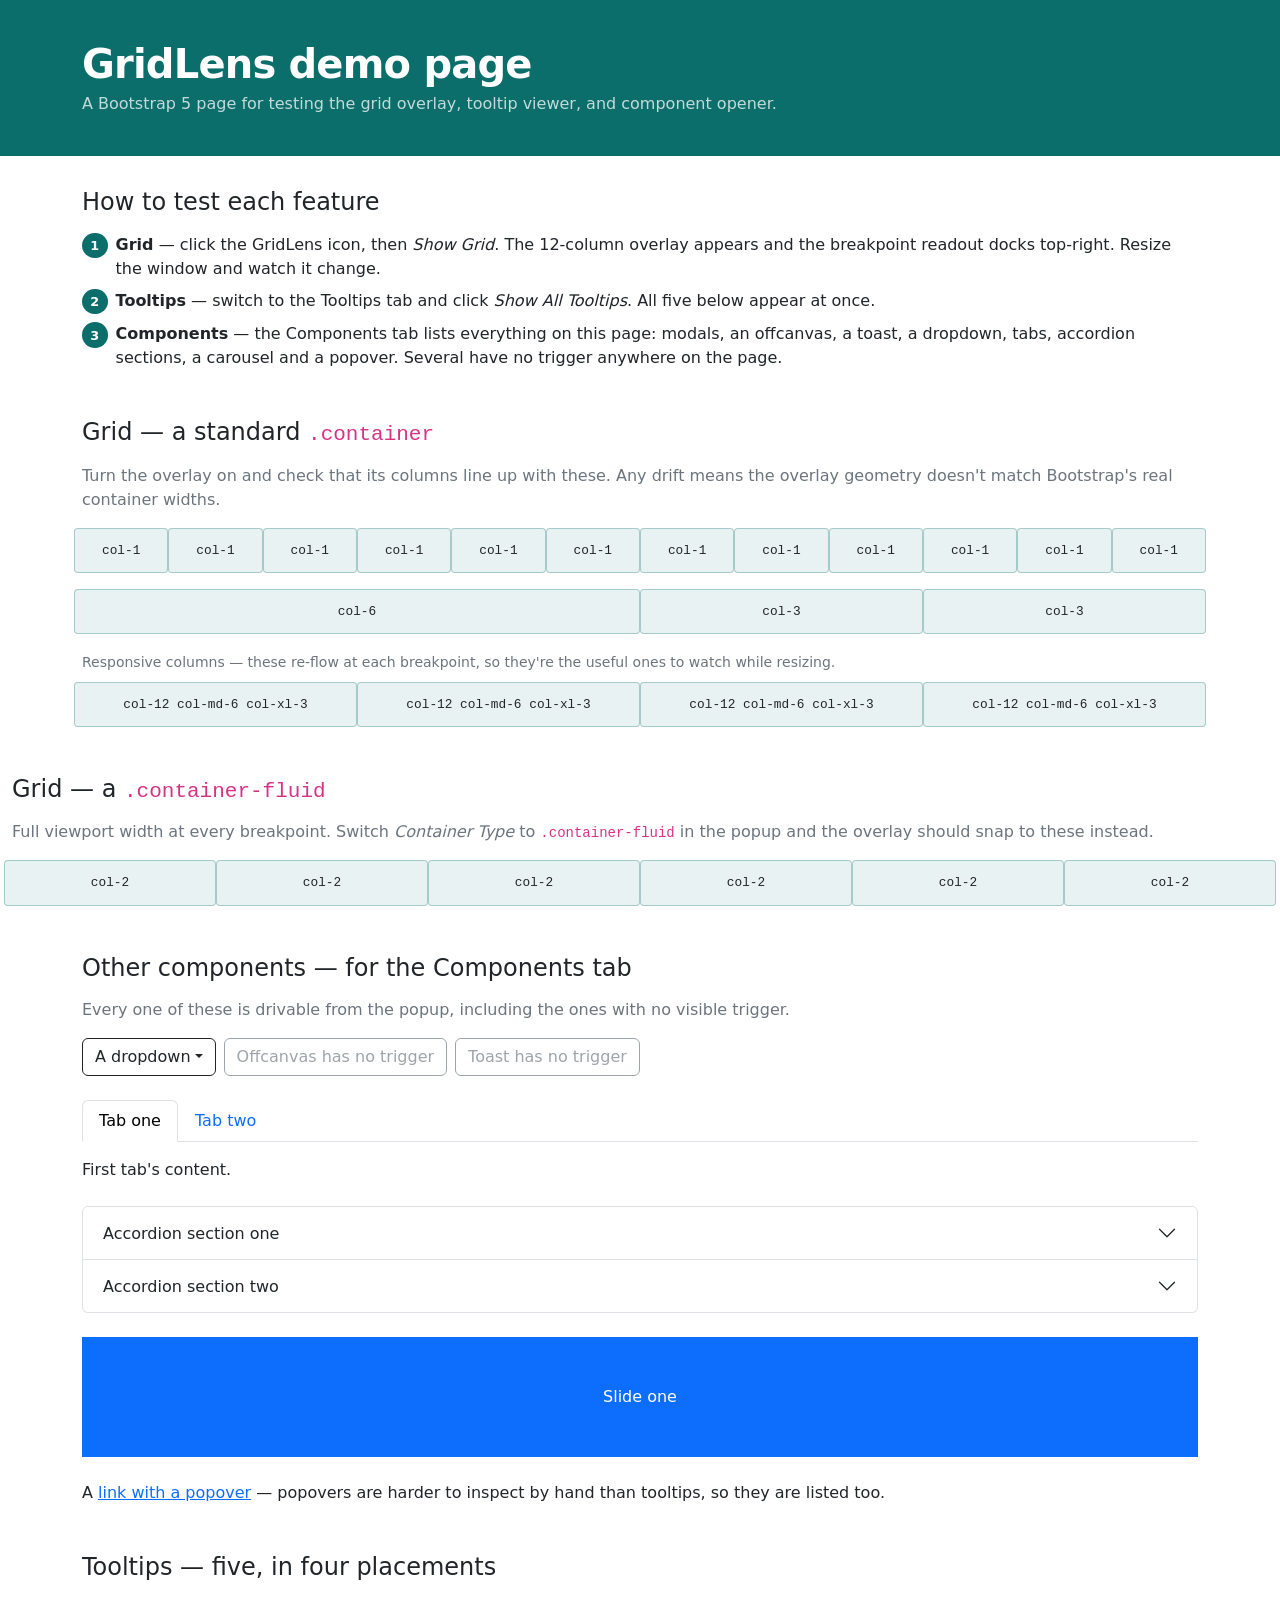
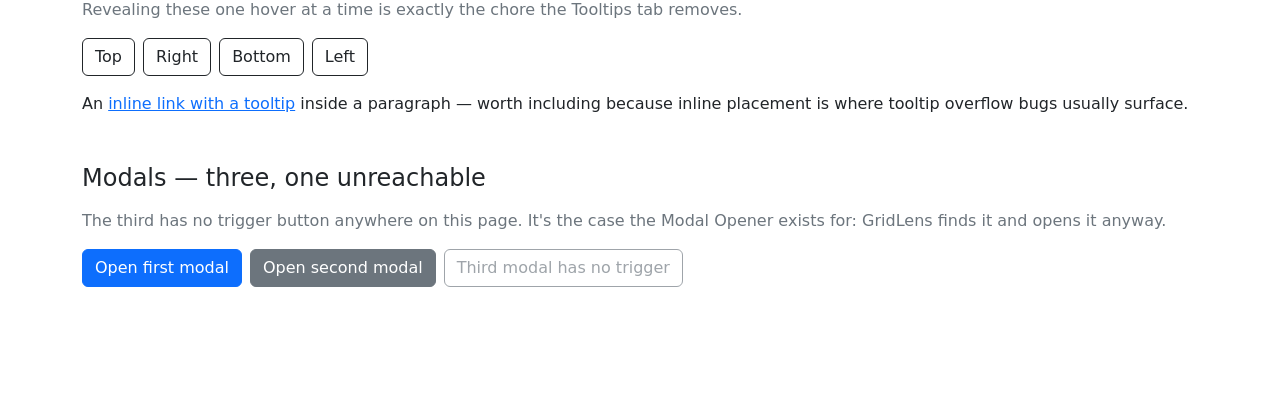
<file: demo/index.html>
<!DOCTYPE html>
<html lang="en">
<head>
<meta charset="utf-8">
<meta name="viewport" content="width=device-width, initial-scale=1">
<title>GridLens demo page</title>

<!--
  Test fixture for GridLens for Bootstrap.

  Two jobs:
    1. A surface to screenshot for the store listings, with no third-party
       branding in frame.
    2. Something a store reviewer can open to exercise every feature.

  Bootstrap 5 is loaded from a CDN here. That is fine for a local demo file, but
  note this page is NOT part of the extension package - the extension itself
  loads no remote code. Exclude demo/ from the submission zip.
-->
<link href="https://cdn.jsdelivr.net/npm/bootstrap@5.3.3/dist/css/bootstrap.min.css" rel="stylesheet">
<style>
  body { padding-bottom: 4rem; }
  .demo-band { background: #0b6e6b; color: #fff; padding: 2.5rem 0; margin-bottom: 2rem; }
  .demo-band h1 { font-weight: 600; letter-spacing: -.02em; }
  .col-demo > div {
    background: rgba(11,110,107,.09);
    border: 1px solid rgba(11,110,107,.3);
    border-radius: .25rem;
    padding: .75rem;
    text-align: center;
    font-size: .8rem;
    font-family: ui-monospace, SFMono-Regular, Menlo, monospace;
  }
  section { margin-bottom: 3rem; }
  .step-num {
    display: inline-flex; align-items: center; justify-content: center;
    width: 1.6rem; height: 1.6rem; border-radius: 50%;
    background: #0b6e6b; color: #fff; font-size: .8rem; font-weight: 700;
    margin-right: .5rem; flex: none;
  }
</style>
</head>
<body>

<div class="demo-band">
  <div class="container">
    <h1 class="mb-1">GridLens demo page</h1>
    <p class="mb-0 opacity-75">A Bootstrap 5 page for testing the grid overlay, tooltip viewer, and component opener.</p>
  </div>
</div>

<div class="container">

  <!-- ============ How to test ============ -->
  <section>
    <h2 class="h4 mb-3">How to test each feature</h2>
    <ol class="list-unstyled">
      <li class="d-flex mb-2"><span class="step-num">1</span><span><strong>Grid</strong> — click the GridLens icon, then <em>Show Grid</em>. The 12-column overlay appears and the breakpoint readout docks top-right. Resize the window and watch it change.</span></li>
      <li class="d-flex mb-2"><span class="step-num">2</span><span><strong>Tooltips</strong> — switch to the Tooltips tab and click <em>Show All Tooltips</em>. All five below appear at once.</span></li>
      <li class="d-flex mb-2"><span class="step-num">3</span><span><strong>Components</strong> — the Components tab lists everything on this page: modals, an offcanvas, a toast, a dropdown, tabs, accordion sections, a carousel and a popover. Several have no trigger anywhere on the page.</span></li>
    </ol>
  </section>

  <!-- ============ Grid ============ -->
  <section>
    <h2 class="h4 mb-3">Grid — a standard <code>.container</code></h2>
    <p class="text-secondary">Turn the overlay on and check that its columns line up with these. Any drift means the overlay geometry doesn't match Bootstrap's real container widths.</p>

    <div class="row g-3 col-demo mb-3">
      <div class="col-1"><div>col-1</div></div>
      <div class="col-1"><div>col-1</div></div>
      <div class="col-1"><div>col-1</div></div>
      <div class="col-1"><div>col-1</div></div>
      <div class="col-1"><div>col-1</div></div>
      <div class="col-1"><div>col-1</div></div>
      <div class="col-1"><div>col-1</div></div>
      <div class="col-1"><div>col-1</div></div>
      <div class="col-1"><div>col-1</div></div>
      <div class="col-1"><div>col-1</div></div>
      <div class="col-1"><div>col-1</div></div>
      <div class="col-1"><div>col-1</div></div>
    </div>

    <div class="row g-3 col-demo mb-3">
      <div class="col-6"><div>col-6</div></div>
      <div class="col-3"><div>col-3</div></div>
      <div class="col-3"><div>col-3</div></div>
    </div>

    <p class="text-secondary mb-2"><small>Responsive columns — these re-flow at each breakpoint, so they're the useful ones to watch while resizing.</small></p>
    <div class="row g-3 col-demo">
      <div class="col-12 col-md-6 col-xl-3"><div>col-12 col-md-6 col-xl-3</div></div>
      <div class="col-12 col-md-6 col-xl-3"><div>col-12 col-md-6 col-xl-3</div></div>
      <div class="col-12 col-md-6 col-xl-3"><div>col-12 col-md-6 col-xl-3</div></div>
      <div class="col-12 col-md-6 col-xl-3"><div>col-12 col-md-6 col-xl-3</div></div>
    </div>
  </section>

  <!-- ============ Container fluid ============ -->
  </div><!-- /.container -->

  <div class="container-fluid">
    <section>
      <h2 class="h4 mb-3">Grid — a <code>.container-fluid</code></h2>
      <p class="text-secondary">Full viewport width at every breakpoint. Switch <em>Container Type</em> to <code>.container-fluid</code> in the popup and the overlay should snap to these instead.</p>
      <div class="row g-3 col-demo">
        <div class="col-2"><div>col-2</div></div>
        <div class="col-2"><div>col-2</div></div>
        <div class="col-2"><div>col-2</div></div>
        <div class="col-2"><div>col-2</div></div>
        <div class="col-2"><div>col-2</div></div>
        <div class="col-2"><div>col-2</div></div>
      </div>
    </section>
  </div>

  <div class="container">


  <!-- ============ Other components ============ -->
  <section>
    <h2 class="h4 mb-3">Other components — for the Components tab</h2>
    <p class="text-secondary">Every one of these is drivable from the popup, including the ones with no visible trigger.</p>

    <div class="d-flex flex-wrap gap-2 mb-4">
      <div class="dropdown">
        <button class="btn btn-outline-dark dropdown-toggle" data-bs-toggle="dropdown">A dropdown</button>
        <ul class="dropdown-menu">
          <li><a class="dropdown-item" href="#">First item</a></li>
          <li><a class="dropdown-item" href="#">Second item</a></li>
        </ul>
      </div>
      <span class="btn btn-outline-secondary disabled">Offcanvas has no trigger</span>
      <span class="btn btn-outline-secondary disabled">Toast has no trigger</span>
    </div>

    <ul class="nav nav-tabs mb-3">
      <li class="nav-item"><button class="nav-link active" data-bs-toggle="tab" data-bs-target="#tabOne">Tab one</button></li>
      <li class="nav-item"><button class="nav-link" data-bs-toggle="tab" data-bs-target="#tabTwo">Tab two</button></li>
    </ul>
    <div class="tab-content mb-4">
      <div class="tab-pane fade show active" id="tabOne"><p>First tab's content.</p></div>
      <div class="tab-pane fade" id="tabTwo"><p>Second tab's content.</p></div>
    </div>

    <div class="accordion mb-4" id="demoAccordion">
      <div class="accordion-item">
        <h2 class="accordion-header"><button class="accordion-button collapsed" data-bs-toggle="collapse" data-bs-target="#accOne">Accordion section one</button></h2>
        <div id="accOne" class="accordion-collapse collapse" data-bs-parent="#demoAccordion"><div class="accordion-body">Body of section one.</div></div>
      </div>
      <div class="accordion-item">
        <h2 class="accordion-header"><button class="accordion-button collapsed" data-bs-toggle="collapse" data-bs-target="#accTwo">Accordion section two</button></h2>
        <div id="accTwo" class="accordion-collapse collapse" data-bs-parent="#demoAccordion"><div class="accordion-body">Body of section two.</div></div>
      </div>
    </div>

    <div id="demoCarousel" class="carousel slide mb-4">
      <div class="carousel-inner">
        <div class="carousel-item active"><div class="bg-primary text-white p-5 text-center">Slide one</div></div>
        <div class="carousel-item"><div class="bg-secondary text-white p-5 text-center">Slide two</div></div>
        <div class="carousel-item"><div class="bg-dark text-white p-5 text-center">Slide three</div></div>
      </div>
    </div>

    <p class="mb-0">
      A <a href="#" data-bs-toggle="popover" data-bs-title="A popover" data-bs-content="Popovers are listed alongside everything else.">link with a popover</a>
      — popovers are harder to inspect by hand than tooltips, so they are listed too.
    </p>
  </section>

  <!-- ============ Tooltips ============ -->
  <section>
    <h2 class="h4 mb-3">Tooltips — five, in four placements</h2>
    <p class="text-secondary">Revealing these one hover at a time is exactly the chore the Tooltips tab removes.</p>

    <div class="d-flex flex-wrap gap-2 mb-3">
      <button type="button" class="btn btn-outline-dark"
              data-bs-toggle="tooltip" data-bs-placement="top"
              data-bs-title="Placed on top">Top</button>

      <button type="button" class="btn btn-outline-dark"
              data-bs-toggle="tooltip" data-bs-placement="right"
              data-bs-title="Placed on the right">Right</button>

      <button type="button" class="btn btn-outline-dark"
              data-bs-toggle="tooltip" data-bs-placement="bottom"
              data-bs-title="Placed on the bottom">Bottom</button>

      <button type="button" class="btn btn-outline-dark"
              data-bs-toggle="tooltip" data-bs-placement="left"
              data-bs-title="Placed on the left">Left</button>
    </div>

    <p class="mb-0">
      An
      <a href="#" data-bs-toggle="tooltip" data-bs-title="Tooltips work on inline elements too, not just buttons">inline link with a tooltip</a>
      inside a paragraph — worth including because inline placement is where tooltip overflow bugs usually surface.
    </p>
  </section>

  <!-- ============ Modals ============ -->
  <section>
    <h2 class="h4 mb-3">Modals — three, one unreachable</h2>
    <p class="text-secondary">The third has no trigger button anywhere on this page. It's the case the Modal Opener exists for: GridLens finds it and opens it anyway.</p>

    <div class="d-flex flex-wrap gap-2">
      <button type="button" class="btn btn-primary" data-bs-toggle="modal" data-bs-target="#demoModalPrimary">
        Open first modal
      </button>
      <button type="button" class="btn btn-secondary" data-bs-toggle="modal" data-bs-target="#demoModalSettings">
        Open second modal
      </button>
      <span class="btn btn-outline-secondary disabled">Third modal has no trigger</span>
    </div>
  </section>

</div>


<!-- Offcanvas and toast, both deliberately without a trigger on the page -->
<div class="offcanvas offcanvas-start" tabindex="-1" id="demoOffcanvas">
  <div class="offcanvas-header">
    <h5 class="offcanvas-title">Unreachable offcanvas</h5>
    <button type="button" class="btn-close" data-bs-dismiss="offcanvas"></button>
  </div>
  <div class="offcanvas-body"><p>Nothing on the page opens this. GridLens found it and opened it anyway.</p></div>
</div>

<div class="toast-container position-fixed bottom-0 end-0 p-3">
  <div id="demoToast" class="toast" role="alert">
    <div class="toast-header"><strong class="me-auto">Unreachable toast</strong></div>
    <div class="toast-body">Same again — no trigger on the page, opened straight from the popup.</div>
  </div>
</div>

<!-- Modal 1 -->
<div class="modal fade" id="demoModalPrimary" tabindex="-1" aria-labelledby="demoModalPrimaryLabel" aria-hidden="true">
  <div class="modal-dialog">
    <div class="modal-content">
      <div class="modal-header">
        <h5 class="modal-title" id="demoModalPrimaryLabel">Welcome message</h5>
        <button type="button" class="btn-close" data-bs-dismiss="modal" aria-label="Close"></button>
      </div>
      <div class="modal-body">
        <p class="mb-0">A plain modal with a visible trigger button. GridLens lists it as <code>#demoModalPrimary</code>.</p>
      </div>
      <div class="modal-footer">
        <button type="button" class="btn btn-secondary" data-bs-dismiss="modal">Close</button>
      </div>
    </div>
  </div>
</div>

<!-- Modal 2 -->
<div class="modal fade" id="demoModalSettings" tabindex="-1" aria-labelledby="demoModalSettingsLabel" aria-hidden="true">
  <div class="modal-dialog modal-lg">
    <div class="modal-content">
      <div class="modal-header">
        <h5 class="modal-title" id="demoModalSettingsLabel">Account settings</h5>
        <button type="button" class="btn-close" data-bs-dismiss="modal" aria-label="Close"></button>
      </div>
      <div class="modal-body">
        <p>A larger modal containing form controls, so the overlay can be checked against content that isn't just text.</p>
        <div class="row g-3">
          <div class="col-md-6">
            <label for="demoName" class="form-label">Display name</label>
            <input type="text" class="form-control" id="demoName" value="Ada Lovelace">
          </div>
          <div class="col-md-6">
            <label for="demoRole" class="form-label">Role</label>
            <select class="form-select" id="demoRole">
              <option selected>Engineer</option>
              <option>Designer</option>
            </select>
          </div>
        </div>
      </div>
      <div class="modal-footer">
        <button type="button" class="btn btn-secondary" data-bs-dismiss="modal">Cancel</button>
        <button type="button" class="btn btn-primary">Save changes</button>
      </div>
    </div>
  </div>
</div>

<!-- Modal 3 - deliberately has no trigger anywhere on the page -->
<div class="modal fade" id="demoModalOrphan" tabindex="-1" aria-labelledby="demoModalOrphanLabel" aria-hidden="true">
  <div class="modal-dialog">
    <div class="modal-content">
      <div class="modal-header">
        <h5 class="modal-title" id="demoModalOrphanLabel">Unreachable modal</h5>
        <button type="button" class="btn-close" data-bs-dismiss="modal" aria-label="Close"></button>
      </div>
      <div class="modal-body">
        <p class="mb-0">Nothing on this page opens this one. If you're reading it, GridLens found <code>#demoModalOrphan</code> in the DOM and opened it directly — which is the whole point of the feature.</p>
      </div>
      <div class="modal-footer">
        <button type="button" class="btn btn-secondary" data-bs-dismiss="modal">Close</button>
      </div>
    </div>
  </div>
</div>

<script src="https://cdn.jsdelivr.net/npm/bootstrap@5.3.3/dist/js/bootstrap.bundle.min.js"></script>
<script>
  // Bootstrap does not initialise tooltips automatically - opt in, as the docs require.
  document.querySelectorAll('[data-bs-toggle="tooltip"]')
    .forEach(function (el) { new bootstrap.Tooltip(el); });
  document.querySelectorAll('[data-bs-toggle="popover"]')
    .forEach(function (el) { new bootstrap.Popover(el); });
</script>
</body>
</html>
</file>
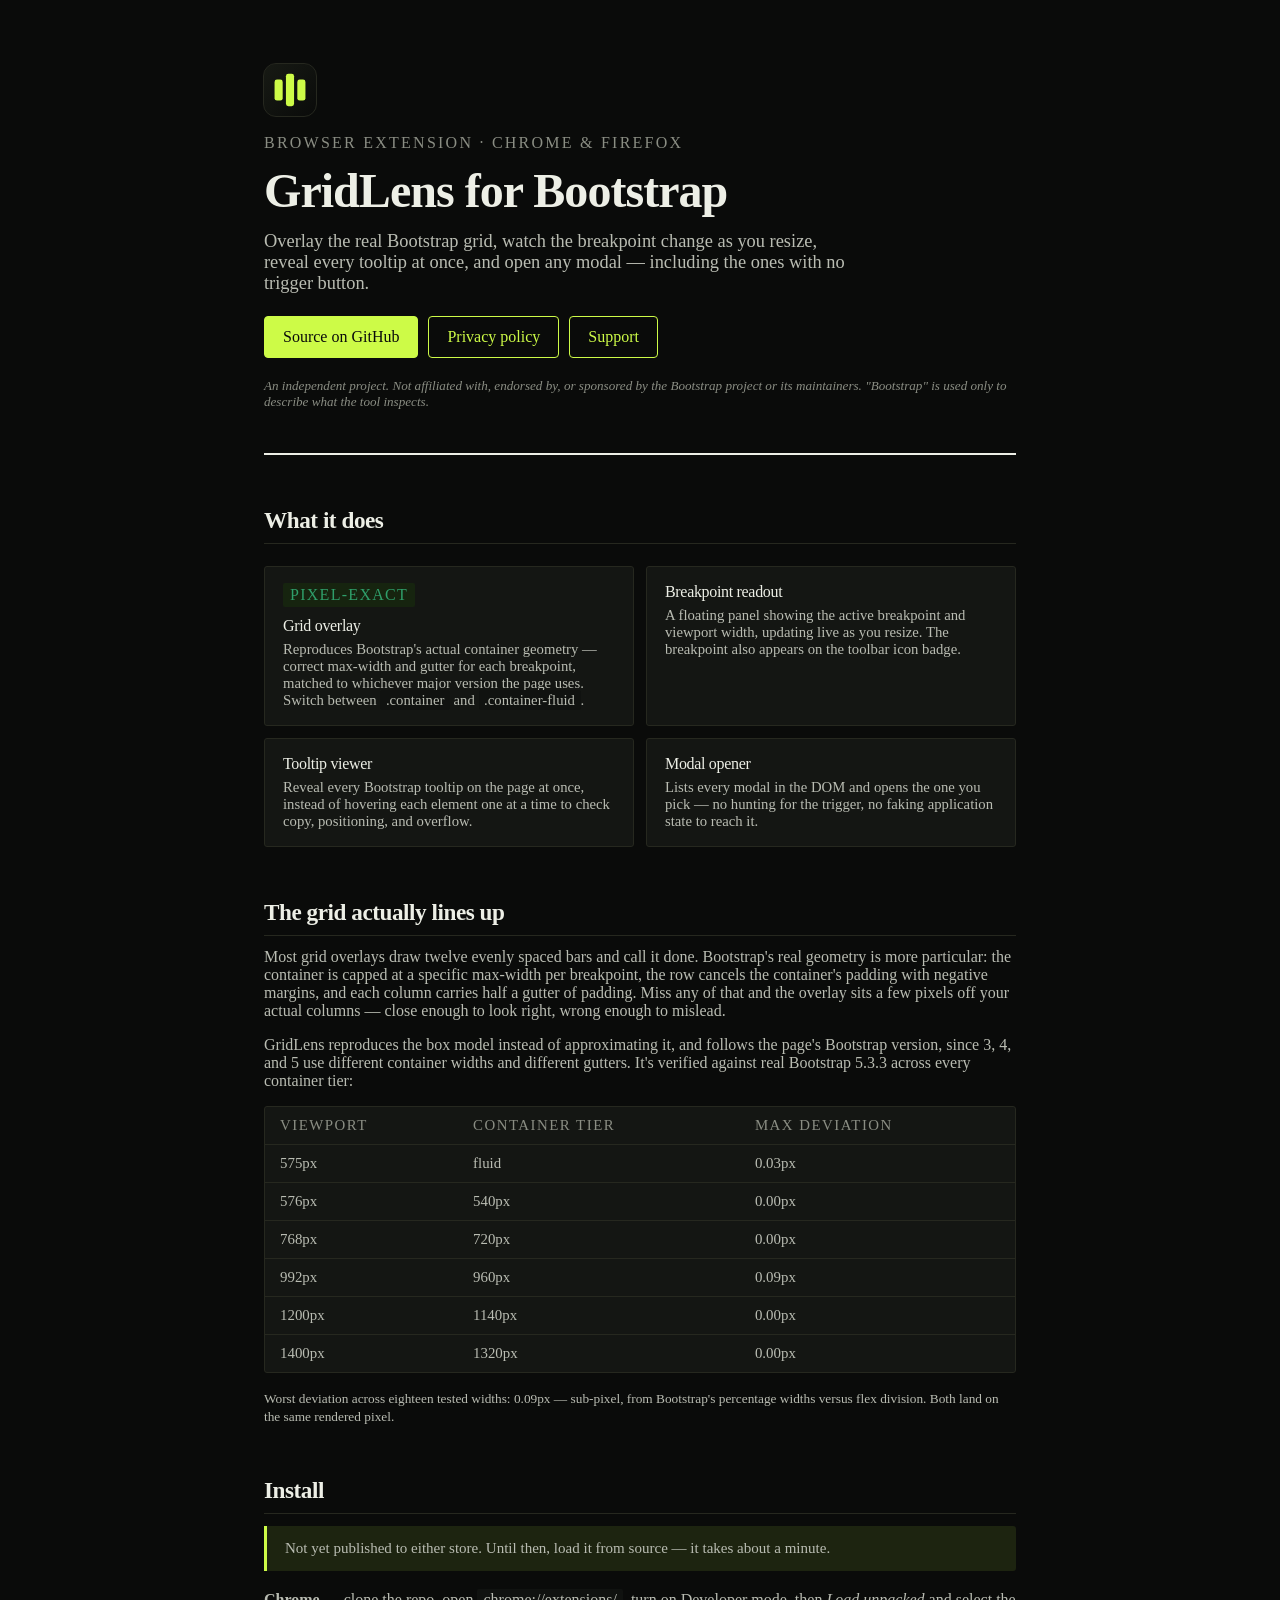
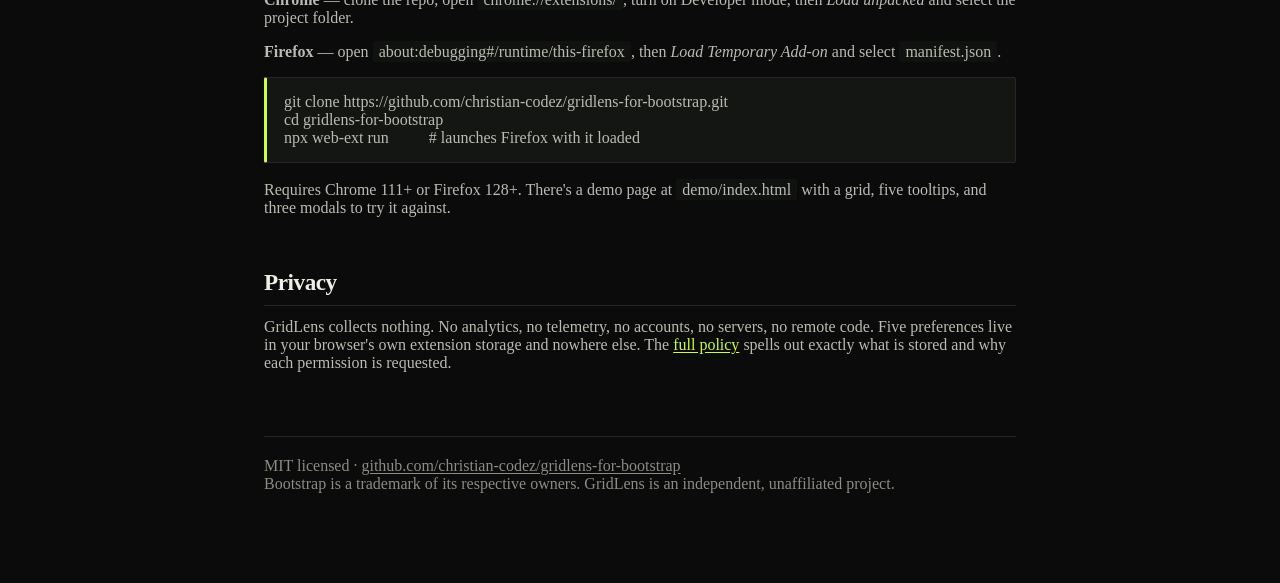
<file: docs/index.html>
<!DOCTYPE html>
<html lang="en">
<head>
<meta charset="UTF-8">
<meta name="viewport" content="width=device-width, initial-scale=1">
<title>GridLens for Bootstrap</title>
<link rel="canonical" href="https://christian-codez.github.io/gridlens-for-bootstrap/">
<link rel="icon" href="icon.svg" type="image/svg+xml">
<meta name="description" content="A browser extension for building and debugging Bootstrap layouts: pixel-accurate grid overlay, live breakpoint readout, tooltip viewer, and modal opener.">
<style>
  :root {
    --bg: #0a0b0a; --surface: #141613; --surface-2: #101210;
    --ink: #edefe6; --ink-2: #b9bcb2; --muted: #8a8d83;
    --rule: #26281f; --accent: #cdfb47; --accent-wash: #1d2410;
    --on-accent: #0a0b0a; --ok: #2f9e6a; --ok-wash: #16240f;
  }
  * { box-sizing: border-box; }
  body {
    margin: 0; padding: 0 20px 90px; background: var(--bg); color: var(--ink-2);
    font: 17px/1.62 var(--font-body); -webkit-font-smoothing: antialiased;
  }
  main { max-width: 47rem; margin: 0 auto; }

  header { padding: 64px 0 30px; border-bottom: 2px solid var(--ink); }
  .mark { display: block; margin-bottom: 18px; border-radius: 12px; outline: 1px solid var(--rule); }
  .eyebrow {
    font: 700 11px/1.4 var(--font-mono); letter-spacing: .14em;
    text-transform: uppercase; color: var(--muted); margin-bottom: 14px;
  }
  h1, h2, h3 { color: var(--ink); letter-spacing: -0.02em; }
  h1 {
    font-size: clamp(2.1rem, 6vw, 3rem); line-height: 1.06; margin: 0 0 14px;
    font-weight: 600; letter-spacing: -.02em; text-wrap: balance;
  }
  .standfirst { font-size: 1.15rem; color: var(--ink-2); margin: 0; max-width: 38rem; text-wrap: pretty; }

  .disclaimer {
    margin-top: 20px; font-size: .82rem; color: var(--muted); font-style: italic;
  }

  h2 {
    font-size: 1.45rem; font-weight: 600; margin: 52px 0 12px;
    padding-bottom: 9px; border-bottom: 1px solid var(--rule); text-wrap: balance;
  }
  p { margin: 0 0 1em; text-wrap: pretty; }
  a { color: var(--accent); text-underline-offset: 2px; }
  a:focus-visible { outline: 2px solid var(--accent); outline-offset: 2px; }
  code {
    font: .85em var(--font-mono); background: var(--surface-2);
    padding: .12em .38em; border-radius: 2px;
  }

  .features { display: grid; gap: 12px; grid-template-columns: 1fr; margin-top: 22px; }
  @media (min-width: 38rem) { .features { grid-template-columns: 1fr 1fr; } }
  .feat {
    background: var(--surface); border: 1px solid var(--rule); border-radius: 3px;
    padding: 16px 18px; display: flex; flex-direction: column; gap: 6px;
  }
  .feat h3 { font: 600 1.05rem/1.35 var(--font-body); margin: 0; }
  .feat p { margin: 0; font-size: .92rem; color: var(--ink-2); }

  .badge {
    display: inline-block; font: 700 10px/1.4 var(--font-mono);
    letter-spacing: .08em; text-transform: uppercase;
    background: var(--ok-wash); color: var(--ok);
    padding: 3px 7px; border-radius: 2px; margin-bottom: 4px; align-self: flex-start;
  }

  pre {
    font: 12.5px/1.6 var(--font-mono); background: var(--surface);
    border: 1px solid var(--rule); border-left: 3px solid var(--accent);
    border-radius: 2px; padding: 15px 17px; overflow-x: auto; margin: 0 0 18px;
  }
  pre code { background: none; padding: 0; }

  .table-scroll { overflow-x: auto; border: 1px solid var(--rule); border-radius: 3px; background: var(--surface); }
  table { border-collapse: collapse; width: 100%; min-width: 26rem; font-size: .93rem; }
  th, td { text-align: left; padding: 10px 15px; border-bottom: 1px solid var(--rule); }
  thead th {
    font: 700 .7rem/1.4 var(--font-ui); letter-spacing: .1em;
    text-transform: uppercase; color: var(--muted);
  }
  tbody tr:last-child td { border-bottom: none; }

  .cta { display: flex; flex-wrap: wrap; gap: 10px; margin-top: 22px; }
  .btn {
    font: 600 .92rem/1 var(--font-ui); text-decoration: none;
    padding: 11px 18px; border-radius: 4px; border: 1px solid var(--accent);
    color: var(--accent); background: transparent; transition: background .15s, color .15s;
  }
  .btn:hover { background: var(--accent-wash); }
  .btn-primary { background: var(--accent); color: var(--on-accent); border-color: var(--accent); }
  .btn-primary:hover { filter: brightness(1.08); }

  .note {
    background: var(--accent-wash); border-left: 3px solid var(--accent);
    border-radius: 0 3px 3px 0; padding: 14px 18px; margin: 0 0 20px;
    font-size: .94rem; color: var(--ink-2);
  }

  footer {
    margin-top: 64px; padding-top: 20px; border-top: 1px solid var(--rule);
    font: 12px/1.7 var(--font-mono); color: var(--muted);
  }
  footer a { color: var(--muted); }
</style>
</head>
<body>
<main>

<header>
  <svg class="mark" viewBox="0 0 128 128" width="52" height="52" aria-hidden="true"><defs><linearGradient id="glt" x1="0" y1="0" x2="1" y2="1"><stop offset="0" stop-color="#171a14"/><stop offset="1" stop-color="#0a0b0a"/></linearGradient></defs><rect width="128" height="128" rx="28" fill="url(#glt)"/><g fill="#cdfb47"><rect x="26" y="38" width="20" height="52" rx="6"/><rect x="54" y="24" width="20" height="80" rx="6"/><rect x="82" y="38" width="20" height="52" rx="6"/></g></svg>
  <div class="eyebrow">Browser extension · Chrome &amp; Firefox</div>
  <h1>GridLens for Bootstrap</h1>
  <p class="standfirst">Overlay the real Bootstrap grid, watch the breakpoint change as you resize, reveal every tooltip at once, and open any modal — including the ones with no trigger button.</p>
  <div class="cta">
    <a class="btn btn-primary" href="https://github.com/christian-codez/gridlens-for-bootstrap">Source on GitHub</a>
    <a class="btn" href="privacy/">Privacy policy</a>
    <a class="btn" href="support/">Support</a>
  </div>
  <p class="disclaimer">An independent project. Not affiliated with, endorsed by, or sponsored by the Bootstrap project or its maintainers. "Bootstrap" is used only to describe what the tool inspects.</p>
</header>

<h2>What it does</h2>
<div class="features">
  <div class="feat">
    <span class="badge">Pixel-exact</span>
    <h3>Grid overlay</h3>
    <p>Reproduces Bootstrap's actual container geometry — correct max-width and gutter for each breakpoint, matched to whichever major version the page uses. Switch between <code>.container</code> and <code>.container-fluid</code>.</p>
  </div>
  <div class="feat">
    <h3>Breakpoint readout</h3>
    <p>A floating panel showing the active breakpoint and viewport width, updating live as you resize. The breakpoint also appears on the toolbar icon badge.</p>
  </div>
  <div class="feat">
    <h3>Tooltip viewer</h3>
    <p>Reveal every Bootstrap tooltip on the page at once, instead of hovering each element one at a time to check copy, positioning, and overflow.</p>
  </div>
  <div class="feat">
    <h3>Modal opener</h3>
    <p>Lists every modal in the DOM and opens the one you pick — no hunting for the trigger, no faking application state to reach it.</p>
  </div>
</div>

<h2>The grid actually lines up</h2>
<p>Most grid overlays draw twelve evenly spaced bars and call it done. Bootstrap's real geometry is more particular: the container is capped at a specific max-width per breakpoint, the row cancels the container's padding with negative margins, and each column carries half a gutter of padding. Miss any of that and the overlay sits a few pixels off your actual columns — close enough to look right, wrong enough to mislead.</p>
<p>GridLens reproduces the box model instead of approximating it, and follows the page's Bootstrap version, since 3, 4, and 5 use different container widths and different gutters. It's verified against real Bootstrap 5.3.3 across every container tier:</p>

<div class="table-scroll">
<table>
  <thead><tr><th>Viewport</th><th>Container tier</th><th>Max deviation</th></tr></thead>
  <tbody>
    <tr><td>575px</td><td>fluid</td><td>0.03px</td></tr>
    <tr><td>576px</td><td>540px</td><td>0.00px</td></tr>
    <tr><td>768px</td><td>720px</td><td>0.00px</td></tr>
    <tr><td>992px</td><td>960px</td><td>0.09px</td></tr>
    <tr><td>1200px</td><td>1140px</td><td>0.00px</td></tr>
    <tr><td>1400px</td><td>1320px</td><td>0.00px</td></tr>
  </tbody>
</table>
</div>
<p style="margin-top:1em"><small>Worst deviation across eighteen tested widths: 0.09px — sub-pixel, from Bootstrap's percentage widths versus flex division. Both land on the same rendered pixel.</small></p>

<h2>Install</h2>
<div class="note">Not yet published to either store. Until then, load it from source — it takes about a minute.</div>

<p><strong>Chrome</strong> — clone the repo, open <code>chrome://extensions/</code>, turn on Developer mode, then <em>Load unpacked</em> and select the project folder.</p>

<p><strong>Firefox</strong> — open <code>about:debugging#/runtime/this-firefox</code>, then <em>Load Temporary Add-on</em> and select <code>manifest.json</code>.</p>

<pre><code>git clone https://github.com/christian-codez/gridlens-for-bootstrap.git
cd gridlens-for-bootstrap
npx web-ext run          # launches Firefox with it loaded</code></pre>

<p>Requires Chrome 111+ or Firefox 128+. There's a demo page at <code>demo/index.html</code> with a grid, five tooltips, and three modals to try it against.</p>

<h2>Privacy</h2>
<p>GridLens collects nothing. No analytics, no telemetry, no accounts, no servers, no remote code. Five preferences live in your browser's own extension storage and nowhere else. The <a href="privacy/">full policy</a> spells out exactly what is stored and why each permission is requested.</p>

<footer>
  MIT licensed · <a href="https://github.com/christian-codez/gridlens-for-bootstrap">github.com/christian-codez/gridlens-for-bootstrap</a><br>
  Bootstrap is a trademark of its respective owners. GridLens is an independent, unaffiliated project.
</footer>

</main>
</body>
</html>
</file>
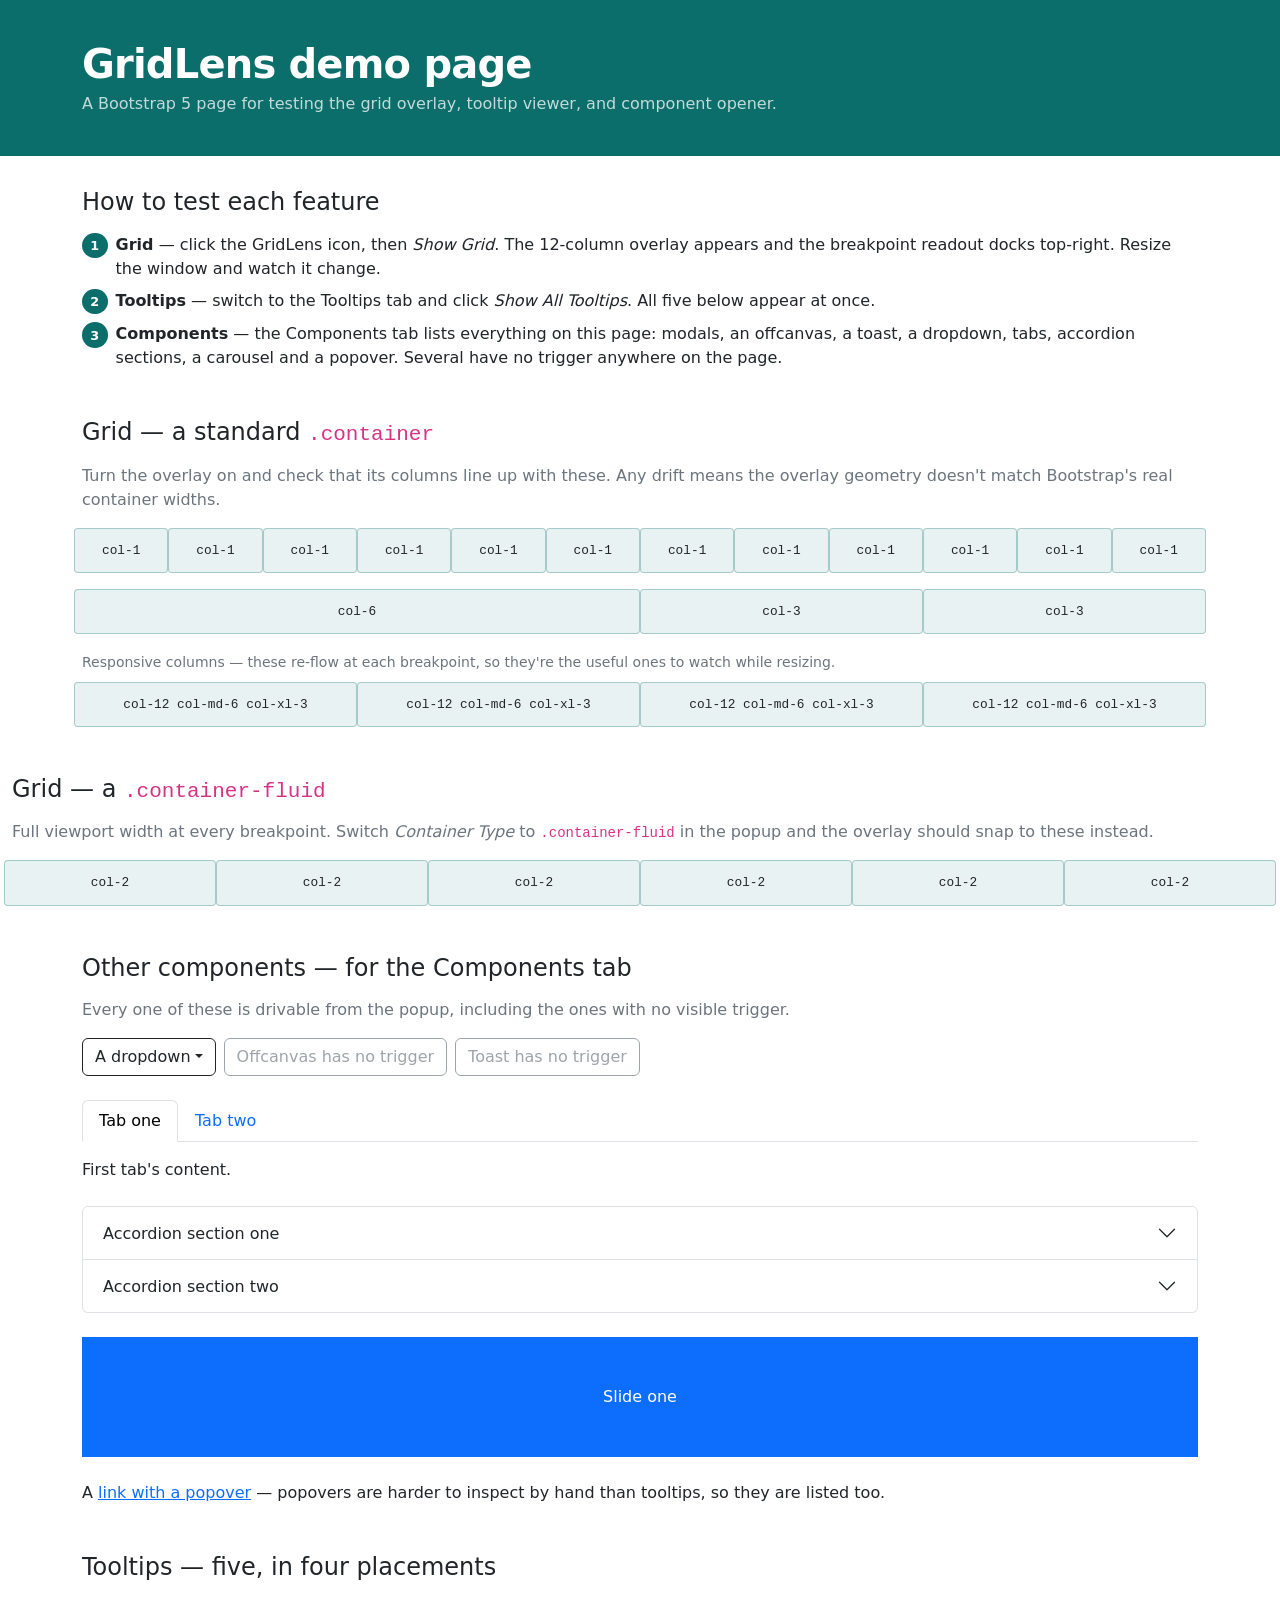
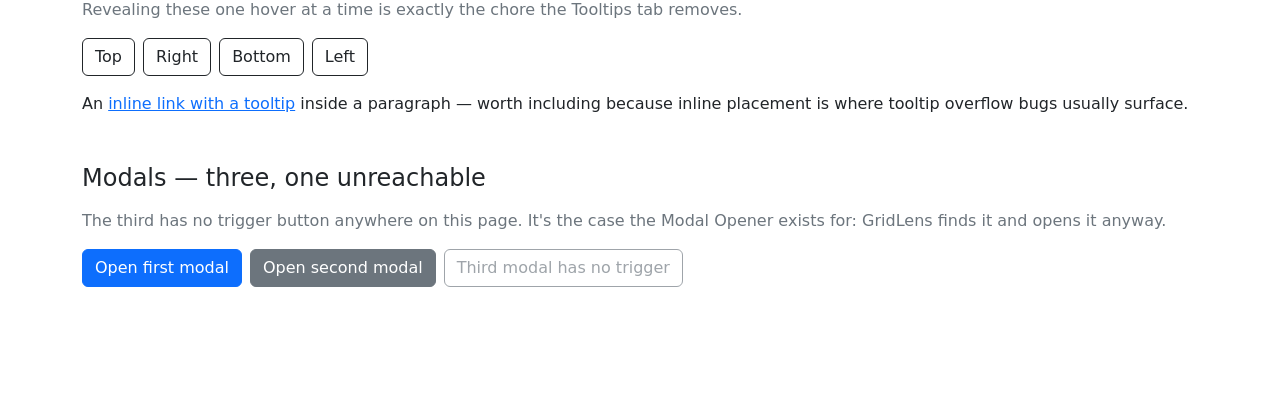
<file: docs/demo/index.html>
<!DOCTYPE html>
<html lang="en">
<head>
<meta charset="utf-8">
<meta name="viewport" content="width=device-width, initial-scale=1">
<title>GridLens demo page</title>
<link rel="canonical" href="https://christian-codez.github.io/gridlens-for-bootstrap/demo/">

<!--
  Test fixture for GridLens for Bootstrap.

  Two jobs:
    1. A surface to screenshot for the store listings, with no third-party
       branding in frame.
    2. Something a store reviewer can open to exercise every feature.

  Bootstrap 5 is loaded from a CDN here. That is fine for a local demo file, but
  note this page is NOT part of the extension package - the extension itself
  loads no remote code. Exclude demo/ from the submission zip.
-->
<link href="https://cdn.jsdelivr.net/npm/bootstrap@5.3.3/dist/css/bootstrap.min.css" rel="stylesheet">
<style>
  body { padding-bottom: 4rem; }
  .demo-band { background: #0b6e6b; color: #fff; padding: 2.5rem 0; margin-bottom: 2rem; }
  .demo-band h1 { font-weight: 600; letter-spacing: -.02em; }
  .col-demo > div {
    background: rgba(11,110,107,.09);
    border: 1px solid rgba(11,110,107,.3);
    border-radius: .25rem;
    padding: .75rem;
    text-align: center;
    font-size: .8rem;
    font-family: ui-monospace, SFMono-Regular, Menlo, monospace;
  }
  section { margin-bottom: 3rem; }
  .step-num {
    display: inline-flex; align-items: center; justify-content: center;
    width: 1.6rem; height: 1.6rem; border-radius: 50%;
    background: #0b6e6b; color: #fff; font-size: .8rem; font-weight: 700;
    margin-right: .5rem; flex: none;
  }
</style>
</head>
<body>

<div class="demo-band">
  <div class="container">
    <h1 class="mb-1">GridLens demo page</h1>
    <p class="mb-0 opacity-75">A Bootstrap 5 page for testing the grid overlay, tooltip viewer, and component opener.</p>
  </div>
</div>

<div class="container">

  <!-- ============ How to test ============ -->
  <section>
    <h2 class="h4 mb-3">How to test each feature</h2>
    <ol class="list-unstyled">
      <li class="d-flex mb-2"><span class="step-num">1</span><span><strong>Grid</strong> — click the GridLens icon, then <em>Show Grid</em>. The 12-column overlay appears and the breakpoint readout docks top-right. Resize the window and watch it change.</span></li>
      <li class="d-flex mb-2"><span class="step-num">2</span><span><strong>Tooltips</strong> — switch to the Tooltips tab and click <em>Show All Tooltips</em>. All five below appear at once.</span></li>
      <li class="d-flex mb-2"><span class="step-num">3</span><span><strong>Components</strong> — the Components tab lists everything on this page: modals, an offcanvas, a toast, a dropdown, tabs, accordion sections, a carousel and a popover. Several have no trigger anywhere on the page.</span></li>
    </ol>
  </section>

  <!-- ============ Grid ============ -->
  <section>
    <h2 class="h4 mb-3">Grid — a standard <code>.container</code></h2>
    <p class="text-secondary">Turn the overlay on and check that its columns line up with these. Any drift means the overlay geometry doesn't match Bootstrap's real container widths.</p>

    <div class="row g-3 col-demo mb-3">
      <div class="col-1"><div>col-1</div></div>
      <div class="col-1"><div>col-1</div></div>
      <div class="col-1"><div>col-1</div></div>
      <div class="col-1"><div>col-1</div></div>
      <div class="col-1"><div>col-1</div></div>
      <div class="col-1"><div>col-1</div></div>
      <div class="col-1"><div>col-1</div></div>
      <div class="col-1"><div>col-1</div></div>
      <div class="col-1"><div>col-1</div></div>
      <div class="col-1"><div>col-1</div></div>
      <div class="col-1"><div>col-1</div></div>
      <div class="col-1"><div>col-1</div></div>
    </div>

    <div class="row g-3 col-demo mb-3">
      <div class="col-6"><div>col-6</div></div>
      <div class="col-3"><div>col-3</div></div>
      <div class="col-3"><div>col-3</div></div>
    </div>

    <p class="text-secondary mb-2"><small>Responsive columns — these re-flow at each breakpoint, so they're the useful ones to watch while resizing.</small></p>
    <div class="row g-3 col-demo">
      <div class="col-12 col-md-6 col-xl-3"><div>col-12 col-md-6 col-xl-3</div></div>
      <div class="col-12 col-md-6 col-xl-3"><div>col-12 col-md-6 col-xl-3</div></div>
      <div class="col-12 col-md-6 col-xl-3"><div>col-12 col-md-6 col-xl-3</div></div>
      <div class="col-12 col-md-6 col-xl-3"><div>col-12 col-md-6 col-xl-3</div></div>
    </div>
  </section>

  <!-- ============ Container fluid ============ -->
  </div><!-- /.container -->

  <div class="container-fluid">
    <section>
      <h2 class="h4 mb-3">Grid — a <code>.container-fluid</code></h2>
      <p class="text-secondary">Full viewport width at every breakpoint. Switch <em>Container Type</em> to <code>.container-fluid</code> in the popup and the overlay should snap to these instead.</p>
      <div class="row g-3 col-demo">
        <div class="col-2"><div>col-2</div></div>
        <div class="col-2"><div>col-2</div></div>
        <div class="col-2"><div>col-2</div></div>
        <div class="col-2"><div>col-2</div></div>
        <div class="col-2"><div>col-2</div></div>
        <div class="col-2"><div>col-2</div></div>
      </div>
    </section>
  </div>

  <div class="container">


  <!-- ============ Other components ============ -->
  <section>
    <h2 class="h4 mb-3">Other components — for the Components tab</h2>
    <p class="text-secondary">Every one of these is drivable from the popup, including the ones with no visible trigger.</p>

    <div class="d-flex flex-wrap gap-2 mb-4">
      <div class="dropdown">
        <button class="btn btn-outline-dark dropdown-toggle" data-bs-toggle="dropdown">A dropdown</button>
        <ul class="dropdown-menu">
          <li><a class="dropdown-item" href="#">First item</a></li>
          <li><a class="dropdown-item" href="#">Second item</a></li>
        </ul>
      </div>
      <span class="btn btn-outline-secondary disabled">Offcanvas has no trigger</span>
      <span class="btn btn-outline-secondary disabled">Toast has no trigger</span>
    </div>

    <ul class="nav nav-tabs mb-3">
      <li class="nav-item"><button class="nav-link active" data-bs-toggle="tab" data-bs-target="#tabOne">Tab one</button></li>
      <li class="nav-item"><button class="nav-link" data-bs-toggle="tab" data-bs-target="#tabTwo">Tab two</button></li>
    </ul>
    <div class="tab-content mb-4">
      <div class="tab-pane fade show active" id="tabOne"><p>First tab's content.</p></div>
      <div class="tab-pane fade" id="tabTwo"><p>Second tab's content.</p></div>
    </div>

    <div class="accordion mb-4" id="demoAccordion">
      <div class="accordion-item">
        <h2 class="accordion-header"><button class="accordion-button collapsed" data-bs-toggle="collapse" data-bs-target="#accOne">Accordion section one</button></h2>
        <div id="accOne" class="accordion-collapse collapse" data-bs-parent="#demoAccordion"><div class="accordion-body">Body of section one.</div></div>
      </div>
      <div class="accordion-item">
        <h2 class="accordion-header"><button class="accordion-button collapsed" data-bs-toggle="collapse" data-bs-target="#accTwo">Accordion section two</button></h2>
        <div id="accTwo" class="accordion-collapse collapse" data-bs-parent="#demoAccordion"><div class="accordion-body">Body of section two.</div></div>
      </div>
    </div>

    <div id="demoCarousel" class="carousel slide mb-4">
      <div class="carousel-inner">
        <div class="carousel-item active"><div class="bg-primary text-white p-5 text-center">Slide one</div></div>
        <div class="carousel-item"><div class="bg-secondary text-white p-5 text-center">Slide two</div></div>
        <div class="carousel-item"><div class="bg-dark text-white p-5 text-center">Slide three</div></div>
      </div>
    </div>

    <p class="mb-0">
      A <a href="#" data-bs-toggle="popover" data-bs-title="A popover" data-bs-content="Popovers are listed alongside everything else.">link with a popover</a>
      — popovers are harder to inspect by hand than tooltips, so they are listed too.
    </p>
  </section>

  <!-- ============ Tooltips ============ -->
  <section>
    <h2 class="h4 mb-3">Tooltips — five, in four placements</h2>
    <p class="text-secondary">Revealing these one hover at a time is exactly the chore the Tooltips tab removes.</p>

    <div class="d-flex flex-wrap gap-2 mb-3">
      <button type="button" class="btn btn-outline-dark"
              data-bs-toggle="tooltip" data-bs-placement="top"
              data-bs-title="Placed on top">Top</button>

      <button type="button" class="btn btn-outline-dark"
              data-bs-toggle="tooltip" data-bs-placement="right"
              data-bs-title="Placed on the right">Right</button>

      <button type="button" class="btn btn-outline-dark"
              data-bs-toggle="tooltip" data-bs-placement="bottom"
              data-bs-title="Placed on the bottom">Bottom</button>

      <button type="button" class="btn btn-outline-dark"
              data-bs-toggle="tooltip" data-bs-placement="left"
              data-bs-title="Placed on the left">Left</button>
    </div>

    <p class="mb-0">
      An
      <a href="#" data-bs-toggle="tooltip" data-bs-title="Tooltips work on inline elements too, not just buttons">inline link with a tooltip</a>
      inside a paragraph — worth including because inline placement is where tooltip overflow bugs usually surface.
    </p>
  </section>

  <!-- ============ Modals ============ -->
  <section>
    <h2 class="h4 mb-3">Modals — three, one unreachable</h2>
    <p class="text-secondary">The third has no trigger button anywhere on this page. It's the case the Modal Opener exists for: GridLens finds it and opens it anyway.</p>

    <div class="d-flex flex-wrap gap-2">
      <button type="button" class="btn btn-primary" data-bs-toggle="modal" data-bs-target="#demoModalPrimary">
        Open first modal
      </button>
      <button type="button" class="btn btn-secondary" data-bs-toggle="modal" data-bs-target="#demoModalSettings">
        Open second modal
      </button>
      <span class="btn btn-outline-secondary disabled">Third modal has no trigger</span>
    </div>
  </section>

</div>


<!-- Offcanvas and toast, both deliberately without a trigger on the page -->
<div class="offcanvas offcanvas-start" tabindex="-1" id="demoOffcanvas">
  <div class="offcanvas-header">
    <h5 class="offcanvas-title">Unreachable offcanvas</h5>
    <button type="button" class="btn-close" data-bs-dismiss="offcanvas"></button>
  </div>
  <div class="offcanvas-body"><p>Nothing on the page opens this. GridLens found it and opened it anyway.</p></div>
</div>

<div class="toast-container position-fixed bottom-0 end-0 p-3">
  <div id="demoToast" class="toast" role="alert">
    <div class="toast-header"><strong class="me-auto">Unreachable toast</strong></div>
    <div class="toast-body">Same again — no trigger on the page, opened straight from the popup.</div>
  </div>
</div>

<!-- Modal 1 -->
<div class="modal fade" id="demoModalPrimary" tabindex="-1" aria-labelledby="demoModalPrimaryLabel" aria-hidden="true">
  <div class="modal-dialog">
    <div class="modal-content">
      <div class="modal-header">
        <h5 class="modal-title" id="demoModalPrimaryLabel">Welcome message</h5>
        <button type="button" class="btn-close" data-bs-dismiss="modal" aria-label="Close"></button>
      </div>
      <div class="modal-body">
        <p class="mb-0">A plain modal with a visible trigger button. GridLens lists it as <code>#demoModalPrimary</code>.</p>
      </div>
      <div class="modal-footer">
        <button type="button" class="btn btn-secondary" data-bs-dismiss="modal">Close</button>
      </div>
    </div>
  </div>
</div>

<!-- Modal 2 -->
<div class="modal fade" id="demoModalSettings" tabindex="-1" aria-labelledby="demoModalSettingsLabel" aria-hidden="true">
  <div class="modal-dialog modal-lg">
    <div class="modal-content">
      <div class="modal-header">
        <h5 class="modal-title" id="demoModalSettingsLabel">Account settings</h5>
        <button type="button" class="btn-close" data-bs-dismiss="modal" aria-label="Close"></button>
      </div>
      <div class="modal-body">
        <p>A larger modal containing form controls, so the overlay can be checked against content that isn't just text.</p>
        <div class="row g-3">
          <div class="col-md-6">
            <label for="demoName" class="form-label">Display name</label>
            <input type="text" class="form-control" id="demoName" value="Ada Lovelace">
          </div>
          <div class="col-md-6">
            <label for="demoRole" class="form-label">Role</label>
            <select class="form-select" id="demoRole">
              <option selected>Engineer</option>
              <option>Designer</option>
            </select>
          </div>
        </div>
      </div>
      <div class="modal-footer">
        <button type="button" class="btn btn-secondary" data-bs-dismiss="modal">Cancel</button>
        <button type="button" class="btn btn-primary">Save changes</button>
      </div>
    </div>
  </div>
</div>

<!-- Modal 3 - deliberately has no trigger anywhere on the page -->
<div class="modal fade" id="demoModalOrphan" tabindex="-1" aria-labelledby="demoModalOrphanLabel" aria-hidden="true">
  <div class="modal-dialog">
    <div class="modal-content">
      <div class="modal-header">
        <h5 class="modal-title" id="demoModalOrphanLabel">Unreachable modal</h5>
        <button type="button" class="btn-close" data-bs-dismiss="modal" aria-label="Close"></button>
      </div>
      <div class="modal-body">
        <p class="mb-0">Nothing on this page opens this one. If you're reading it, GridLens found <code>#demoModalOrphan</code> in the DOM and opened it directly — which is the whole point of the feature.</p>
      </div>
      <div class="modal-footer">
        <button type="button" class="btn btn-secondary" data-bs-dismiss="modal">Close</button>
      </div>
    </div>
  </div>
</div>

<script src="https://cdn.jsdelivr.net/npm/bootstrap@5.3.3/dist/js/bootstrap.bundle.min.js"></script>
<script>
  // Bootstrap does not initialise tooltips automatically - opt in, as the docs require.
  document.querySelectorAll('[data-bs-toggle="tooltip"]')
    .forEach(function (el) { new bootstrap.Tooltip(el); });
  document.querySelectorAll('[data-bs-toggle="popover"]')
    .forEach(function (el) { new bootstrap.Popover(el); });
</script>
</body>
</html>
</file>
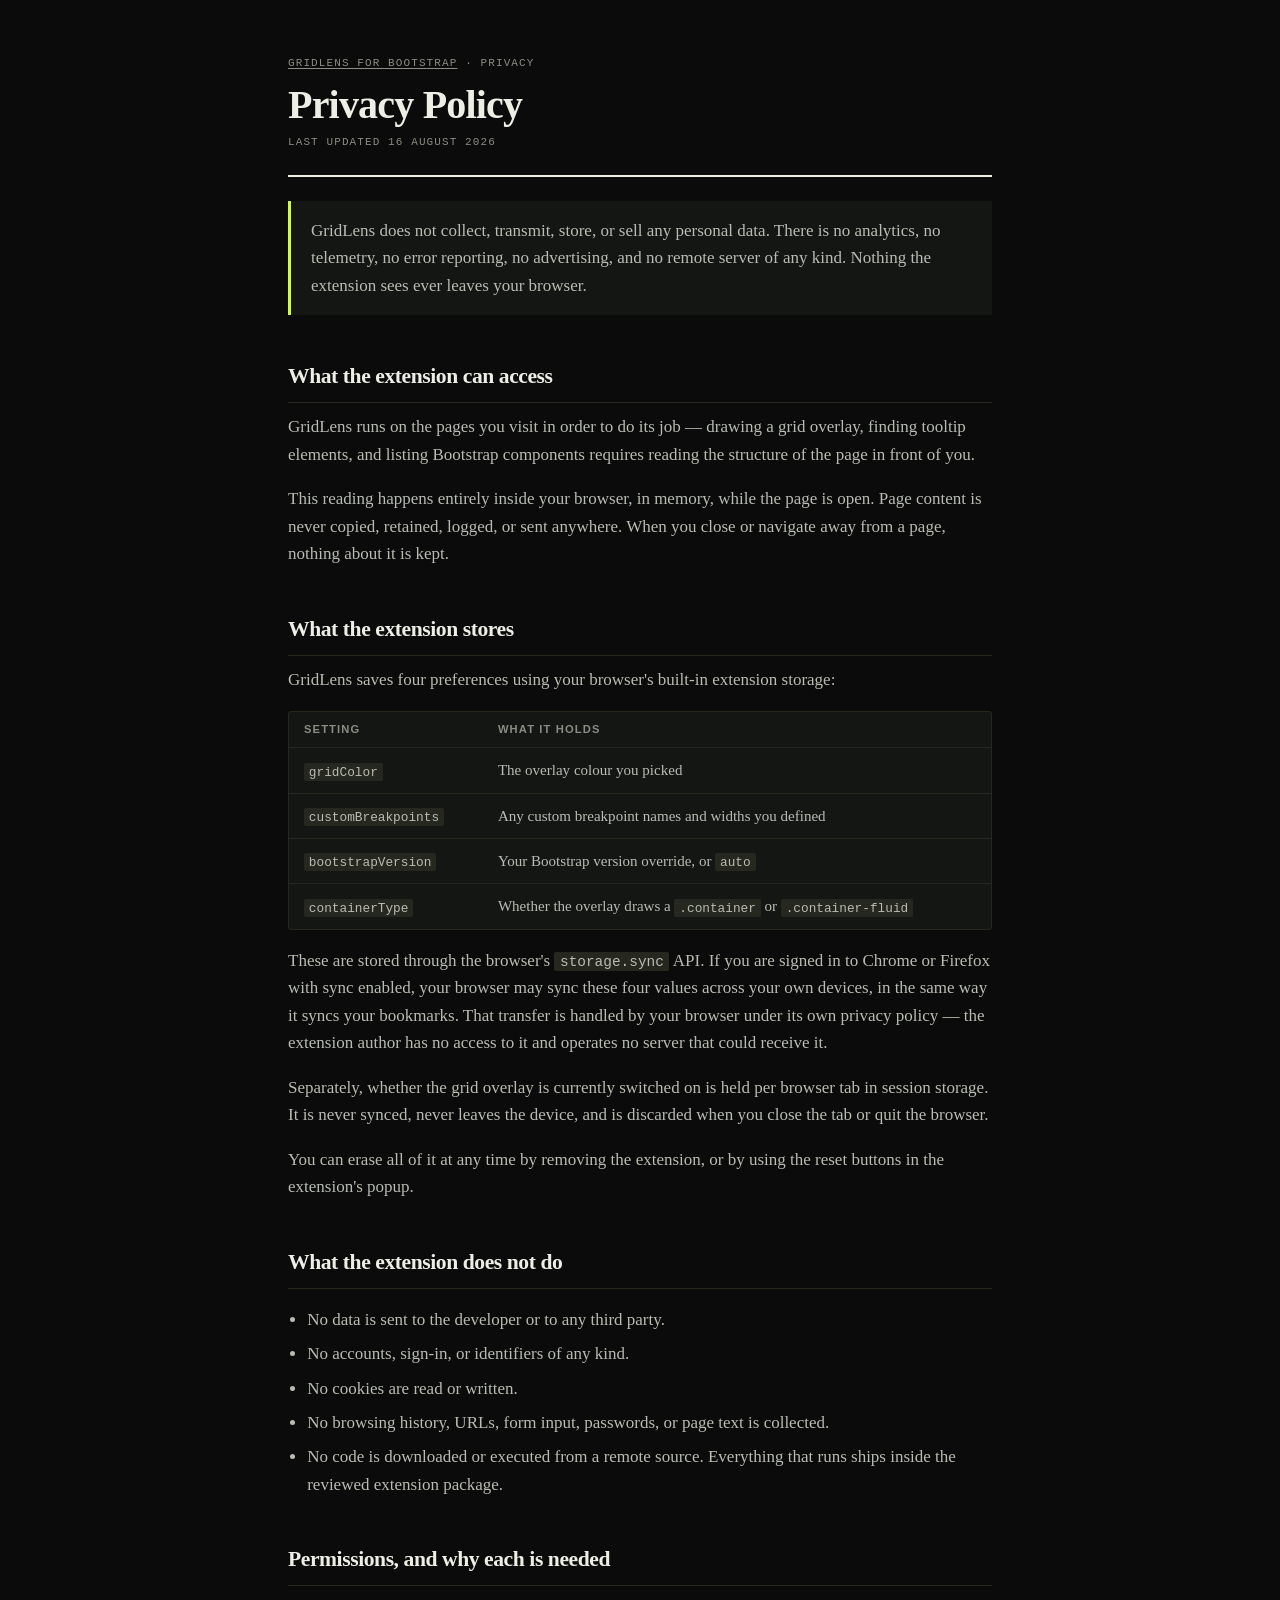
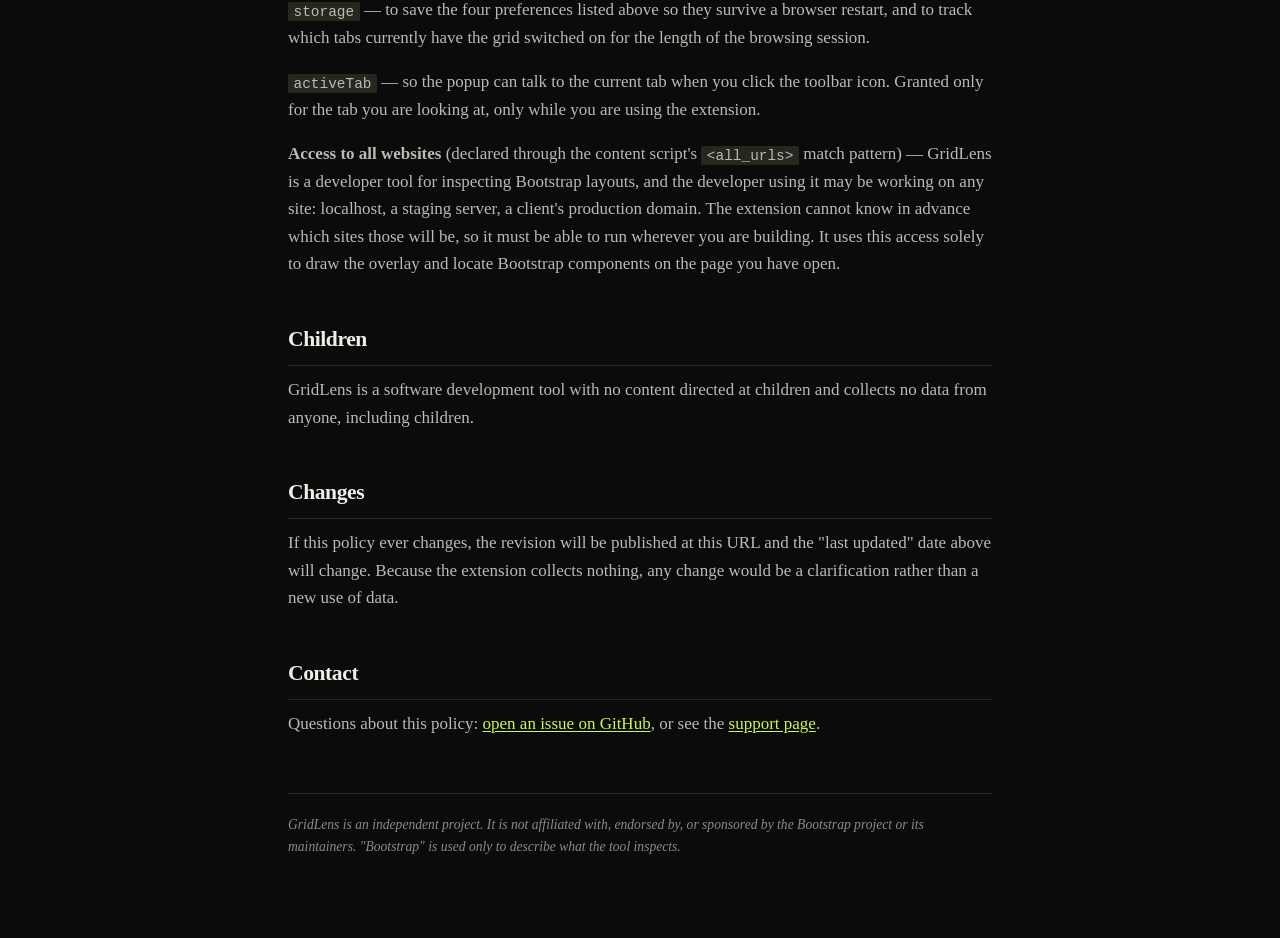
<file: docs/privacy/index.html>
<!DOCTYPE html>
<html lang="en">
<head>
<meta charset="UTF-8">
<meta name="viewport" content="width=device-width, initial-scale=1">
<title>Privacy Policy — GridLens for Bootstrap</title>
<link rel="canonical" href="https://christian-codez.github.io/gridlens-for-bootstrap/privacy/">
<link rel="icon" href="../icon.svg" type="image/svg+xml">
<style>
  :root {
    --bg: #0a0b0a; --surface: #141613; --surface-2: #101210;
    --ink: #edefe6; --ink-2: #b9bcb2; --muted: #8a8d83;
    --rule: #26281f; --accent: #cdfb47; --accent-wash: #1d2410;
    --on-accent: #0a0b0a; --ok: #2f9e6a; --ok-wash: #16240f;
  }
  * { box-sizing: border-box; }
  body {
    margin: 0; padding: 0 20px 80px; background: var(--bg); color: var(--ink-2);
    font: 17px/1.62 Charter, "Iowan Old Style", Georgia, serif;
    -webkit-font-smoothing: antialiased;
  }
  main { max-width: 44rem; margin: 0 auto; }
  header { padding: 56px 0 24px; border-bottom: 2px solid var(--ink); }
  h1, h2, h3 { color: var(--ink); letter-spacing: -0.02em; }
  h1 { font-size: clamp(1.8rem, 5vw, 2.5rem); line-height: 1.1; margin: 0 0 8px; font-weight: 600; }
  .updated {
    font: 11px/1.4 ui-monospace, SFMono-Regular, Menlo, monospace;
    letter-spacing: .1em; text-transform: uppercase; color: var(--muted);
  }
  .crumb {
    font: 11px/1.4 ui-monospace, SFMono-Regular, Menlo, monospace;
    letter-spacing: .1em; text-transform: uppercase; color: var(--muted);
    margin-bottom: 12px;
  }
  .crumb a { color: var(--muted); }
  h2 {
    font-size: 1.35rem; font-weight: 600; margin: 44px 0 10px;
    padding-bottom: 8px; border-bottom: 1px solid var(--rule);
  }
  p { margin: 0 0 1em; text-wrap: pretty; }
  ul { padding-left: 1.2rem; }
  li { margin-bottom: .4em; color: var(--ink-2); }
  a { color: var(--accent); text-underline-offset: 2px; }
  code {
    font: .85em ui-monospace, SFMono-Regular, Menlo, monospace;
    background: var(--rule); padding: .12em .38em; border-radius: 2px;
  }
  .lede {
    background: var(--surface); border-left: 3px solid var(--accent);
    padding: 16px 20px; margin: 24px 0 0; color: var(--ink-2);
  }
  .table-scroll { overflow-x: auto; border: 1px solid var(--rule); border-radius: 3px; background: var(--surface); }
  table { border-collapse: collapse; width: 100%; min-width: 28rem; font-size: .94rem; }
  th, td { text-align: left; padding: 10px 15px; border-bottom: 1px solid var(--rule); }
  thead th {
    font: 700 .7rem/1.4 -apple-system, BlinkMacSystemFont, "Segoe UI", sans-serif;
    letter-spacing: .1em; text-transform: uppercase; color: var(--muted);
  }
  tbody tr:last-child td { border-bottom: none; }
  footer {
    margin-top: 56px; padding-top: 20px; border-top: 1px solid var(--rule);
    font-size: .85rem; color: var(--muted); font-style: italic;
  }
</style>
</head>
<body>
<main>

<header>
  <div class="crumb"><a href="../">GridLens for Bootstrap</a> · Privacy</div>
  <h1>Privacy Policy</h1>
  <div class="updated">Last updated 16 August 2026</div>
</header>

<p class="lede">GridLens does not collect, transmit, store, or sell any personal data. There is no analytics, no telemetry, no error reporting, no advertising, and no remote server of any kind. Nothing the extension sees ever leaves your browser.</p>

<h2>What the extension can access</h2>
<p>GridLens runs on the pages you visit in order to do its job — drawing a grid overlay, finding tooltip elements, and listing Bootstrap components requires reading the structure of the page in front of you.</p>
<p>This reading happens entirely inside your browser, in memory, while the page is open. Page content is never copied, retained, logged, or sent anywhere. When you close or navigate away from a page, nothing about it is kept.</p>

<h2>What the extension stores</h2>
<p>GridLens saves four preferences using your browser's built-in extension storage:</p>
<div class="table-scroll">
<table>
  <thead><tr><th>Setting</th><th>What it holds</th></tr></thead>
  <tbody>
    <tr><td><code>gridColor</code></td><td>The overlay colour you picked</td></tr>
    <tr><td><code>customBreakpoints</code></td><td>Any custom breakpoint names and widths you defined</td></tr>
    <tr><td><code>bootstrapVersion</code></td><td>Your Bootstrap version override, or <code>auto</code></td></tr>
    <tr><td><code>containerType</code></td><td>Whether the overlay draws a <code>.container</code> or <code>.container-fluid</code></td></tr>
  </tbody>
</table>
</div>
<p style="margin-top:1em">These are stored through the browser's <code>storage.sync</code> API. If you are signed in to Chrome or Firefox with sync enabled, your browser may sync these four values across your own devices, in the same way it syncs your bookmarks. That transfer is handled by your browser under its own privacy policy — the extension author has no access to it and operates no server that could receive it.</p>
<p>Separately, whether the grid overlay is currently switched on is held per browser tab in session storage. It is never synced, never leaves the device, and is discarded when you close the tab or quit the browser.</p>
<p>You can erase all of it at any time by removing the extension, or by using the reset buttons in the extension's popup.</p>

<h2>What the extension does not do</h2>
<ul>
  <li>No data is sent to the developer or to any third party.</li>
  <li>No accounts, sign-in, or identifiers of any kind.</li>
  <li>No cookies are read or written.</li>
  <li>No browsing history, URLs, form input, passwords, or page text is collected.</li>
  <li>No code is downloaded or executed from a remote source. Everything that runs ships inside the reviewed extension package.</li>
</ul>

<h2>Permissions, and why each is needed</h2>
<p><strong><code>storage</code></strong> — to save the four preferences listed above so they survive a browser restart, and to track which tabs currently have the grid switched on for the length of the browsing session.</p>
<p><strong><code>activeTab</code></strong> — so the popup can talk to the current tab when you click the toolbar icon. Granted only for the tab you are looking at, only while you are using the extension.</p>
<p><strong>Access to all websites</strong> (declared through the content script's <code>&lt;all_urls&gt;</code> match pattern) — GridLens is a developer tool for inspecting Bootstrap layouts, and the developer using it may be working on any site: localhost, a staging server, a client's production domain. The extension cannot know in advance which sites those will be, so it must be able to run wherever you are building. It uses this access solely to draw the overlay and locate Bootstrap components on the page you have open.</p>

<h2>Children</h2>
<p>GridLens is a software development tool with no content directed at children and collects no data from anyone, including children.</p>

<h2>Changes</h2>
<p>If this policy ever changes, the revision will be published at this URL and the "last updated" date above will change. Because the extension collects nothing, any change would be a clarification rather than a new use of data.</p>

<h2>Contact</h2>
<p>Questions about this policy: <a href="https://github.com/christian-codez/gridlens-for-bootstrap/issues">open an issue on GitHub</a>, or see the <a href="../support/">support page</a>.</p>

<footer>GridLens is an independent project. It is not affiliated with, endorsed by, or sponsored by the Bootstrap project or its maintainers. "Bootstrap" is used only to describe what the tool inspects.</footer>

</main>
</body>
</html>
</file>
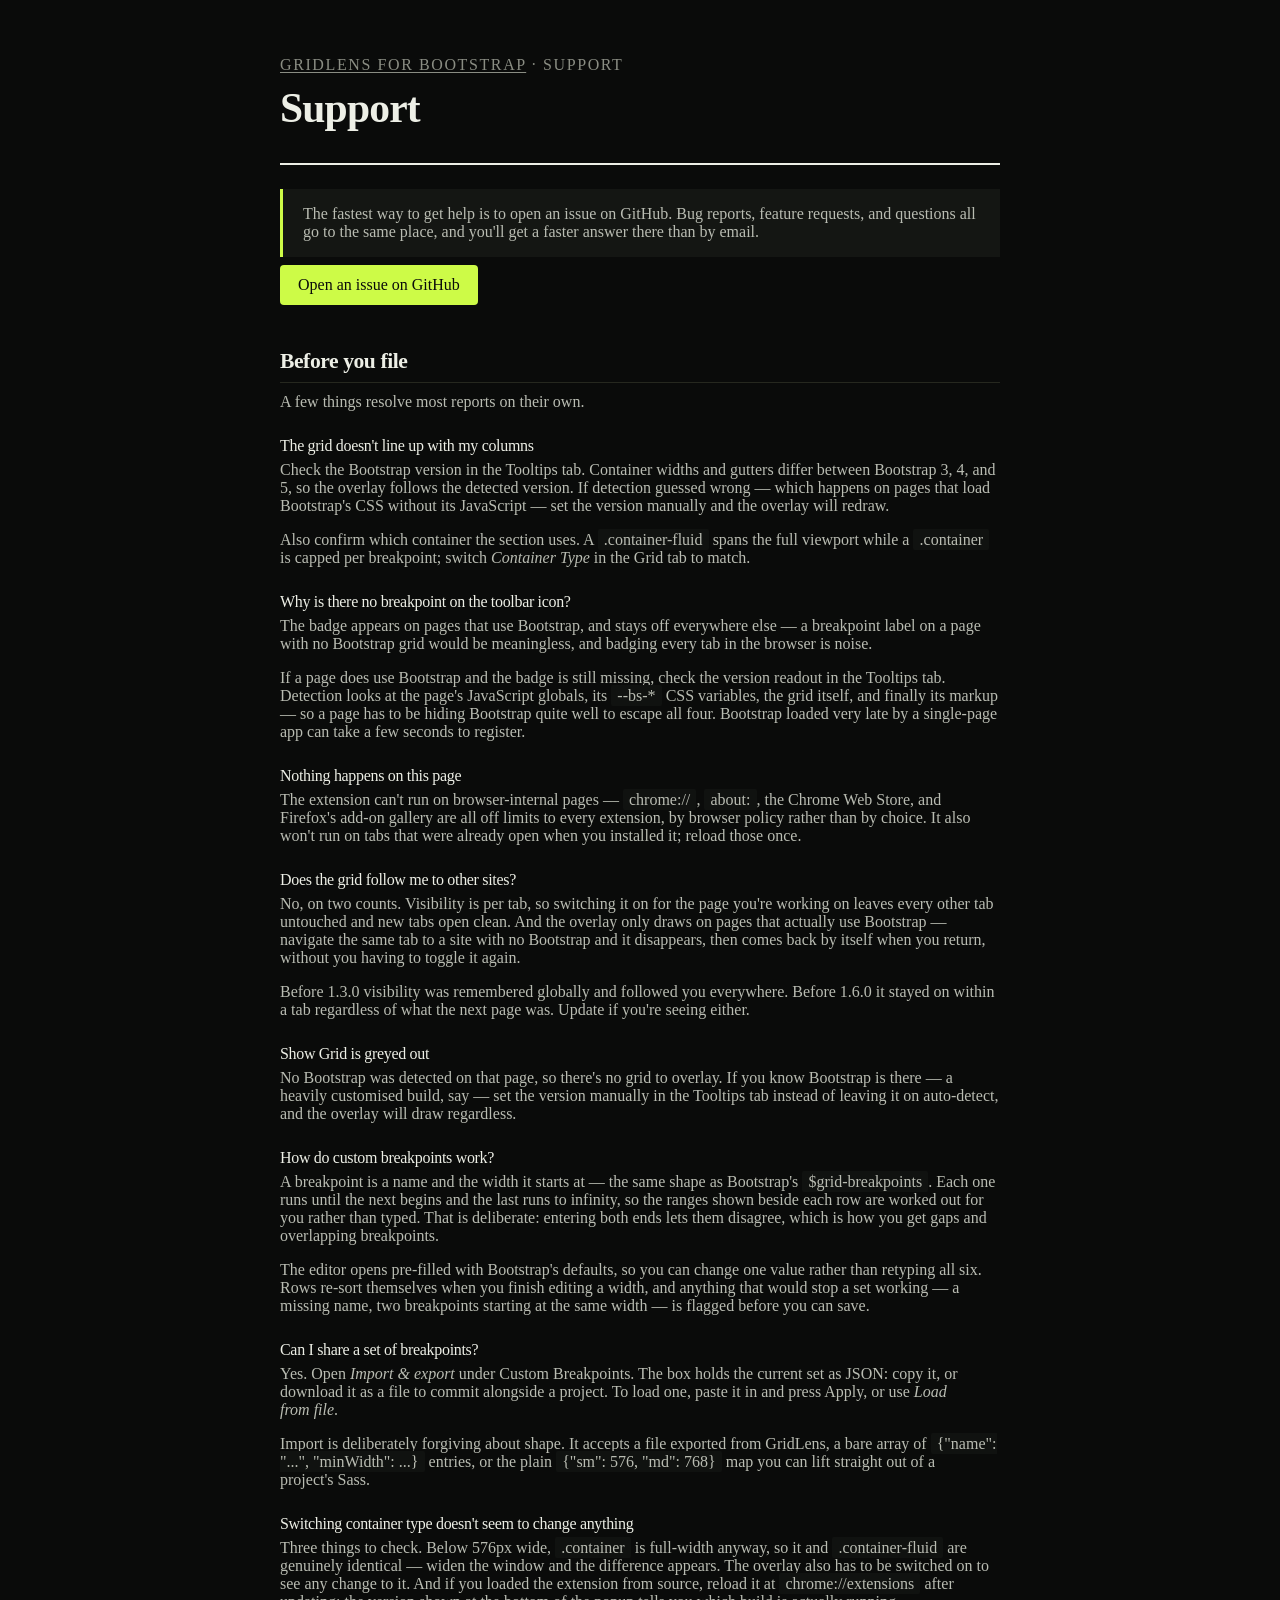
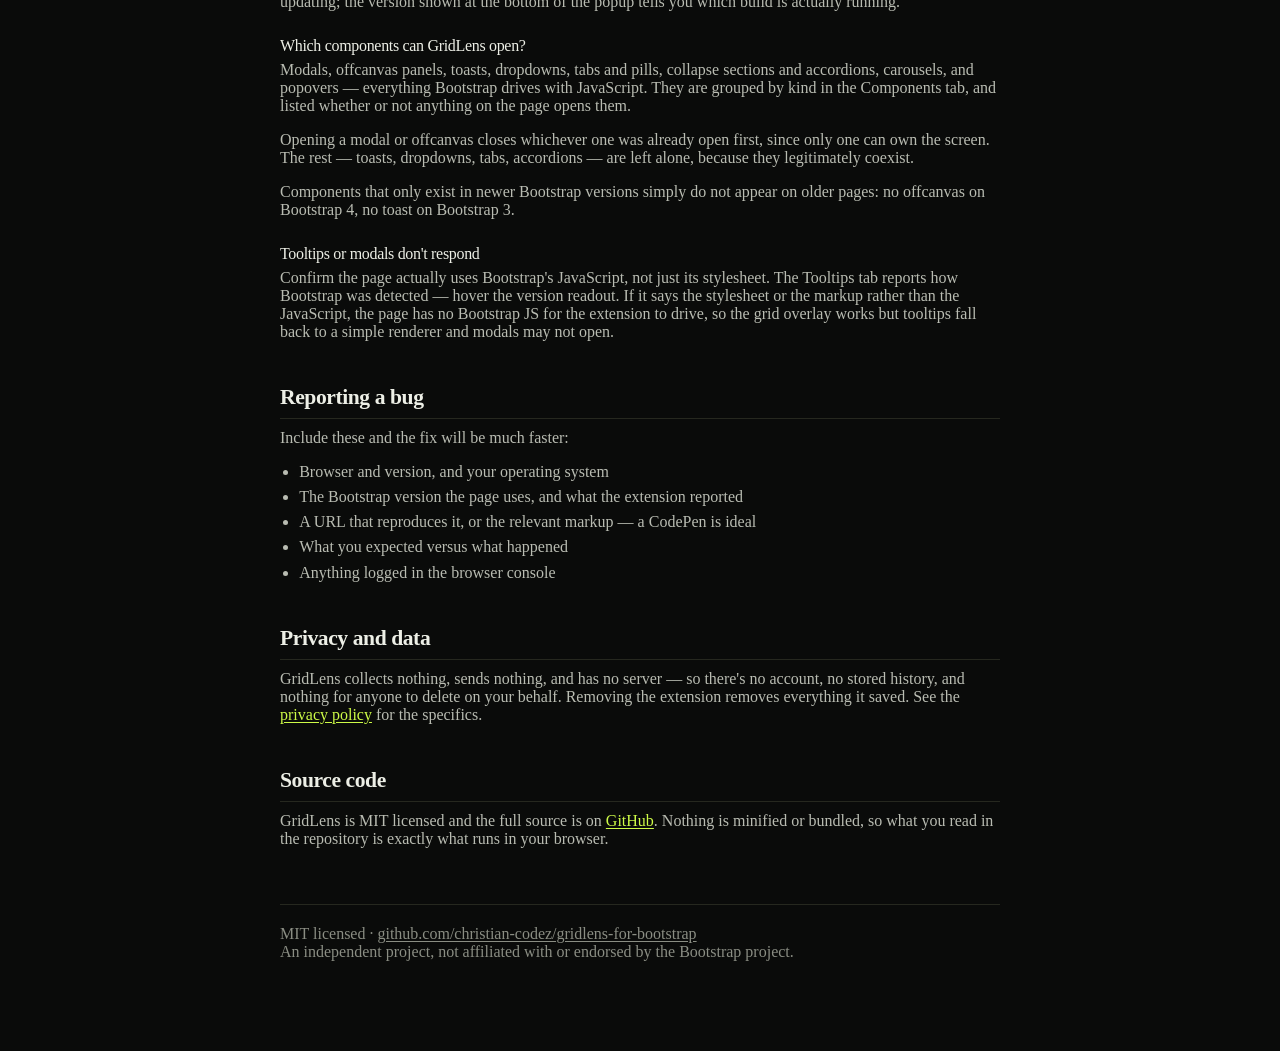
<file: docs/support/index.html>
<!DOCTYPE html>
<html lang="en">
<head>
<meta charset="UTF-8">
<meta name="viewport" content="width=device-width, initial-scale=1">
<title>Support — GridLens for Bootstrap</title>
<link rel="canonical" href="https://christian-codez.github.io/gridlens-for-bootstrap/support/">
<link rel="icon" href="../icon.svg" type="image/svg+xml">
<meta name="description" content="Help, troubleshooting, and bug reports for the GridLens for Bootstrap browser extension.">
<style>
  :root {
    --bg: #0a0b0a; --surface: #141613; --surface-2: #101210;
    --ink: #edefe6; --ink-2: #b9bcb2; --muted: #8a8d83;
    --rule: #26281f; --accent: #cdfb47; --accent-wash: #1d2410;
    --on-accent: #0a0b0a; --ok: #2f9e6a; --ok-wash: #16240f;
  }
  * { box-sizing: border-box; }
  body {
    margin: 0; padding: 0 20px 90px; background: var(--bg); color: var(--ink-2);
    font: 17px/1.62 var(--font-body); -webkit-font-smoothing: antialiased;
  }
  main { max-width: 45rem; margin: 0 auto; }
  header { padding: 56px 0 24px; border-bottom: 2px solid var(--ink); }
  h1, h2, h3 { color: var(--ink); letter-spacing: -0.02em; }
  h1 { font-size: clamp(1.9rem, 5vw, 2.6rem); line-height: 1.08; margin: 0 0 8px; font-weight: 600; }
  .crumb { font: 11px/1.4 var(--font-mono); letter-spacing: .1em; text-transform: uppercase; color: var(--muted); margin-bottom: 12px; }
  .crumb a { color: var(--muted); }
  h2 {
    font-size: 1.35rem; font-weight: 600; margin: 44px 0 10px;
    padding-bottom: 8px; border-bottom: 1px solid var(--rule);
  }
  h3 { font: 600 1.05rem/1.4 var(--font-body); margin: 26px 0 6px; }
  p { margin: 0 0 1em; text-wrap: pretty; }
  ul { padding-left: 1.2rem; } li { margin-bottom: .45em; color: var(--ink-2); }
  a { color: var(--accent); text-underline-offset: 2px; }
  a:focus-visible { outline: 2px solid var(--accent); outline-offset: 2px; }
  code { font: .85em var(--font-mono); background: var(--surface-2); padding: .12em .38em; border-radius: 2px; }
  .lede { background: var(--surface); border-left: 3px solid var(--accent); padding: 16px 20px; margin: 24px 0 0; color: var(--ink-2); }
  .btn {
    display: inline-block; font: 600 .92rem/1 var(--font-ui); text-decoration: none;
    padding: 11px 18px; border-radius: 4px; background: var(--accent); color: var(--on-accent);
    margin-top: 8px;
  }
  .btn:hover { filter: brightness(1.08); }
  footer {
    margin-top: 56px; padding-top: 20px; border-top: 1px solid var(--rule);
    font: 12px/1.7 var(--font-mono); color: var(--muted);
  }
  footer a { color: var(--muted); }
</style>
</head>
<body>
<main>

<header>
  <div class="crumb"><a href="../">GridLens for Bootstrap</a> · Support</div>
  <h1>Support</h1>
</header>

<p class="lede">The fastest way to get help is to open an issue on GitHub. Bug reports, feature requests, and questions all go to the same place, and you'll get a faster answer there than by email.</p>

<p><a class="btn" href="https://github.com/christian-codez/gridlens-for-bootstrap/issues">Open an issue on GitHub</a></p>

<h2>Before you file</h2>
<p>A few things resolve most reports on their own.</p>

<h3>The grid doesn't line up with my columns</h3>
<p>Check the Bootstrap version in the Tooltips tab. Container widths and gutters differ between Bootstrap 3, 4, and 5, so the overlay follows the detected version. If detection guessed wrong — which happens on pages that load Bootstrap's CSS without its JavaScript — set the version manually and the overlay will redraw.</p>
<p>Also confirm which container the section uses. A <code>.container-fluid</code> spans the full viewport while a <code>.container</code> is capped per breakpoint; switch <em>Container Type</em> in the Grid tab to match.</p>

<h3>Why is there no breakpoint on the toolbar icon?</h3>
<p>The badge appears on pages that use Bootstrap, and stays off everywhere else — a breakpoint label on a page with no Bootstrap grid would be meaningless, and badging every tab in the browser is noise.</p>
<p>If a page does use Bootstrap and the badge is still missing, check the version readout in the Tooltips tab. Detection looks at the page's JavaScript globals, its <code>--bs-*</code> CSS variables, the grid itself, and finally its markup — so a page has to be hiding Bootstrap quite well to escape all four. Bootstrap loaded very late by a single-page app can take a few seconds to register.</p>

<h3>Nothing happens on this page</h3>
<p>The extension can't run on browser-internal pages — <code>chrome://</code>, <code>about:</code>, the Chrome Web Store, and Firefox's add-on gallery are all off limits to every extension, by browser policy rather than by choice. It also won't run on tabs that were already open when you installed it; reload those once.</p>

<h3>Does the grid follow me to other sites?</h3>
<p>No, on two counts. Visibility is per tab, so switching it on for the page you're working on leaves every other tab untouched and new tabs open clean. And the overlay only draws on pages that actually use Bootstrap — navigate the same tab to a site with no Bootstrap and it disappears, then comes back by itself when you return, without you having to toggle it again.</p>
<p>Before 1.3.0 visibility was remembered globally and followed you everywhere. Before 1.6.0 it stayed on within a tab regardless of what the next page was. Update if you're seeing either.</p>

<h3>Show Grid is greyed out</h3>
<p>No Bootstrap was detected on that page, so there's no grid to overlay. If you know Bootstrap is there — a heavily customised build, say — set the version manually in the Tooltips tab instead of leaving it on auto-detect, and the overlay will draw regardless.</p>

<h3>How do custom breakpoints work?</h3>
<p>A breakpoint is a name and the width it starts at — the same shape as Bootstrap's <code>$grid-breakpoints</code>. Each one runs until the next begins and the last runs to infinity, so the ranges shown beside each row are worked out for you rather than typed. That is deliberate: entering both ends lets them disagree, which is how you get gaps and overlapping breakpoints.</p>
<p>The editor opens pre-filled with Bootstrap's defaults, so you can change one value rather than retyping all six. Rows re-sort themselves when you finish editing a width, and anything that would stop a set working — a missing name, two breakpoints starting at the same width — is flagged before you can save.</p>

<h3>Can I share a set of breakpoints?</h3>
<p>Yes. Open <em>Import &amp; export</em> under Custom Breakpoints. The box holds the current set as JSON: copy it, or download it as a file to commit alongside a project. To load one, paste it in and press Apply, or use <em>Load from file</em>.</p>
<p>Import is deliberately forgiving about shape. It accepts a file exported from GridLens, a bare array of <code>{"name": "...", "minWidth": ...}</code> entries, or the plain <code>{"sm": 576, "md": 768}</code> map you can lift straight out of a project's Sass.</p>

<h3>Switching container type doesn't seem to change anything</h3>
<p>Three things to check. Below 576px wide, <code>.container</code> is full-width anyway, so it and <code>.container-fluid</code> are genuinely identical — widen the window and the difference appears. The overlay also has to be switched on to see any change to it. And if you loaded the extension from source, reload it at <code>chrome://extensions</code> after updating; the version shown at the bottom of the popup tells you which build is actually running.</p>

<h3>Which components can GridLens open?</h3>
<p>Modals, offcanvas panels, toasts, dropdowns, tabs and pills, collapse sections and accordions, carousels, and popovers — everything Bootstrap drives with JavaScript. They are grouped by kind in the Components tab, and listed whether or not anything on the page opens them.</p>
<p>Opening a modal or offcanvas closes whichever one was already open first, since only one can own the screen. The rest — toasts, dropdowns, tabs, accordions — are left alone, because they legitimately coexist.</p>
<p>Components that only exist in newer Bootstrap versions simply do not appear on older pages: no offcanvas on Bootstrap 4, no toast on Bootstrap 3.</p>

<h3>Tooltips or modals don't respond</h3>
<p>Confirm the page actually uses Bootstrap's JavaScript, not just its stylesheet. The Tooltips tab reports how Bootstrap was detected — hover the version readout. If it says the stylesheet or the markup rather than the JavaScript, the page has no Bootstrap JS for the extension to drive, so the grid overlay works but tooltips fall back to a simple renderer and modals may not open.</p>

<h2>Reporting a bug</h2>
<p>Include these and the fix will be much faster:</p>
<ul>
  <li>Browser and version, and your operating system</li>
  <li>The Bootstrap version the page uses, and what the extension reported</li>
  <li>A URL that reproduces it, or the relevant markup — a CodePen is ideal</li>
  <li>What you expected versus what happened</li>
  <li>Anything logged in the browser console</li>
</ul>

<h2>Privacy and data</h2>
<p>GridLens collects nothing, sends nothing, and has no server — so there's no account, no stored history, and nothing for anyone to delete on your behalf. Removing the extension removes everything it saved. See the <a href="../privacy/">privacy policy</a> for the specifics.</p>

<h2>Source code</h2>
<p>GridLens is MIT licensed and the full source is on <a href="https://github.com/christian-codez/gridlens-for-bootstrap">GitHub</a>. Nothing is minified or bundled, so what you read in the repository is exactly what runs in your browser.</p>

<footer>
  MIT licensed · <a href="https://github.com/christian-codez/gridlens-for-bootstrap">github.com/christian-codez/gridlens-for-bootstrap</a><br>
  An independent project, not affiliated with or endorsed by the Bootstrap project.
</footer>

</main>
</body>
</html>
</file>
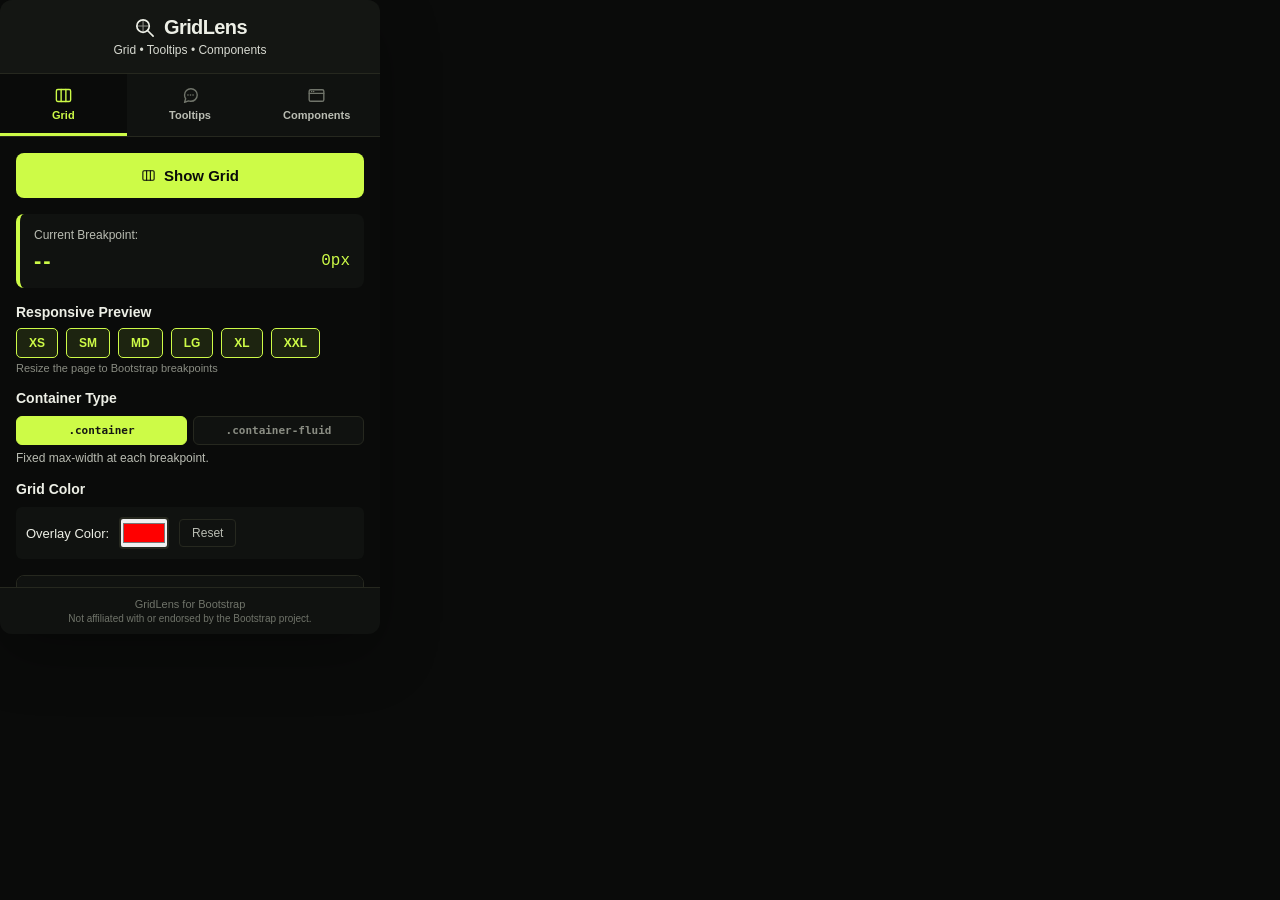
<file: popup.html>
<!DOCTYPE html>
<html lang="en">
<head>
  <meta charset="UTF-8">
  <meta name="viewport" content="width=device-width, initial-scale=1.0">
  <title>GridLens for Bootstrap</title>
  <link rel="stylesheet" href="popup.css">
</head>
<body>
  <div class="container">
    <header>
      <h1><span class="icon icon-lg"><svg viewBox="0 0 24 24" fill="none" stroke="currentColor" stroke-width="1.75" stroke-linecap="round" stroke-linejoin="round" aria-hidden="true"><circle cx="10.5" cy="10.5" r="6.5"/><path d="M15.4 15.4 21 21"/><path d="M10.5 4v13M4 10.5h13" stroke-width="1.1" opacity=".55"/></svg></span>GridLens</h1>
      <p class="subtitle">Grid • Tooltips • Components</p>
    </header>

    <!-- Tab Navigation -->
    <nav class="tabs">
      <button class="tab-btn active" data-tab="grid">
        <span class="tab-icon icon"><svg viewBox="0 0 24 24" fill="none" stroke="currentColor" stroke-width="1.75" stroke-linecap="round" stroke-linejoin="round" aria-hidden="true"><rect x="3" y="4.5" width="18" height="15" rx="1.8"/><path d="M9 4.5v15M15 4.5v15"/></svg></span>
        <span class="tab-text">Grid</span>
      </button>
      <button class="tab-btn" data-tab="tooltips">
        <span class="tab-icon icon"><svg viewBox="0 0 24 24" fill="none" stroke="currentColor" stroke-width="1.75" stroke-linecap="round" stroke-linejoin="round" aria-hidden="true"><path d="M20.5 11.4a7.9 7.9 0 0 1-8.5 7.9 9 9 0 0 1-2.5-.4L4.5 20.5l1.4-4.4a7.7 7.7 0 0 1-1.4-4.7 7.9 7.9 0 0 1 8-7.9 7.9 7.9 0 0 1 8 7.9z"/><path d="M8.8 11.4h.01M12 11.4h.01M15.2 11.4h.01" stroke-width="2.1"/></svg></span>
        <span class="tab-text">Tooltips</span>
      </button>
      <button class="tab-btn" data-tab="components">
        <span class="tab-icon icon"><svg viewBox="0 0 24 24" fill="none" stroke="currentColor" stroke-width="1.75" stroke-linecap="round" stroke-linejoin="round" aria-hidden="true"><rect x="2.75" y="4.75" width="18.5" height="14.5" rx="2"/><path d="M2.75 9.25h18.5"/><path d="M5.9 7h.01M8.4 7h.01" stroke-width="1.9"/></svg></span>
        <span class="tab-text">Components</span>
      </button>
    </nav>

    <!-- Grid Panel -->
    <section id="grid-panel" class="panel active">
      <div class="panel-content">
        <div class="toggle-section">
          <button id="toggleGrid" class="btn-toggle">
            <span class="icon icon-off"><svg viewBox="0 0 24 24" fill="none" stroke="currentColor" stroke-width="1.75" stroke-linecap="round" stroke-linejoin="round" aria-hidden="true"><rect x="3" y="4.5" width="18" height="15" rx="1.8"/><path d="M9 4.5v15M15 4.5v15"/></svg></span><span class="icon icon-on"><svg viewBox="0 0 24 24" fill="none" stroke="currentColor" stroke-width="1.75" stroke-linecap="round" stroke-linejoin="round" aria-hidden="true"><rect x="3" y="4.5" width="18" height="15" rx="1.8"/><path d="M9 4.5v15M15 4.5v15"/><path d="M3.9 5.4h4.2v13.2H3.9zM15.9 5.4h4.2v13.2h-4.2z" fill="currentColor" stroke="none" opacity=".3"/></svg></span>
            <span id="toggleGridText">Show Grid</span>
          </button>
          <p class="grid-note" id="grid-note" hidden></p>
        </div>

        <div class="breakpoint-display">
          <div class="label">Current Breakpoint:</div>
          <div class="breakpoint-info">
            <span id="bp-name" class="bp-name">--</span>
            <span id="bp-width" class="bp-width">0px</span>
          </div>
        </div>

        <div class="responsive-preview-section">
          <h3>Responsive Preview</h3>
          <div class="responsive-buttons">
            <button class="responsive-btn" data-width="375" data-label="xs">XS</button>
            <button class="responsive-btn" data-width="576" data-label="sm">SM</button>
            <button class="responsive-btn" data-width="768" data-label="md">MD</button>
            <button class="responsive-btn" data-width="992" data-label="lg">LG</button>
            <button class="responsive-btn" data-width="1200" data-label="xl">XL</button>
            <button class="responsive-btn" data-width="1400" data-label="xxl">XXL</button>
          </div>
          <div class="responsive-note">Resize the page to Bootstrap breakpoints</div>
        </div>

        <div class="settings-section">
          <h3>Container Type</h3>
          <div class="container-type-group" role="group" aria-label="Container type">
            <button class="container-type-btn active" data-container="container">.container</button>
            <button class="container-type-btn" data-container="container-fluid">.container-fluid</button>
          </div>
          <p class="help-text" id="container-hint">Fixed max-width at each breakpoint.</p>
        </div>

        <div class="settings-section">
          <h3>Grid Color</h3>
          <div class="color-picker-group">
            <label for="gridColor">Overlay Color:</label>
            <input type="color" id="gridColor" value="#ff0000">
            <button id="resetColor" class="btn-small">Reset</button>
          </div>
        </div>

        <div class="collapsible-section">
          <button class="collapsible-header" data-target="breakpoints-section">
            <span>Custom Breakpoints</span>
            <span class="collapse-icon icon"><svg viewBox="0 0 24 24" fill="none" stroke="currentColor" stroke-width="1.75" stroke-linecap="round" stroke-linejoin="round" aria-hidden="true"><path d="M6.5 9.5 12 15l5.5-5.5"/></svg></span>
          </button>
          <div id="breakpoints-section" class="collapsible-content">
            <p class="help-text">
              A breakpoint is a name and the width it starts at &mdash; the same shape as
              Bootstrap&rsquo;s <code>$grid-breakpoints</code>. Each one runs until the next
              begins, so the ranges are worked out for you.
            </p>

            <div class="bp-head" aria-hidden="true">
              <span>Name</span>
              <span>Starts at</span>
              <span>Range</span>
              <span></span>
            </div>

            <div id="breakpointsList" class="breakpoints-list"></div>

            <ul id="bp-issues" class="bp-issues" hidden></ul>

            <button id="addBreakpoint" class="btn-add">+ Add breakpoint</button>

            <div class="button-group">
              <button id="saveBreakpoints" class="btn-primary-small">Save</button>
              <button id="resetBreakpoints" class="btn-secondary-small">Bootstrap defaults</button>
            </div>

            <details class="bp-io">
              <summary>Import &amp; export</summary>
              <p class="help-text">
                Edit or paste a set below and hit Apply. Handy for sharing one across a team,
                or lifting it straight out of a project&rsquo;s Sass.
              </p>
              <textarea id="bp-json" class="bp-json" rows="8" spellcheck="false"
                        aria-label="Breakpoints as JSON"></textarea>
              <p id="bp-io-status" class="bp-io-status" hidden></p>
              <div class="bp-io-actions">
                <button id="bpApply" class="btn-primary-small">Apply</button>
                <button id="bpCopy" class="btn-secondary-small">Copy</button>
                <button id="bpDownload" class="btn-secondary-small">Download</button>
              </div>
              <button id="bpPickFile" class="bp-file-btn">Load from file&hellip;</button>
              <input type="file" id="bpFile" accept="application/json,.json" hidden>
            </details>
          </div>
        </div>
      </div>
    </section>

    <!-- Tooltips Panel -->
    <section id="tooltips-panel" class="panel">
      <div class="panel-content">
        <div class="settings-row">
          <label for="version-select" class="setting-label">Bootstrap Version:</label>
          <select id="version-select" class="version-select">
            <option value="auto">Auto-detect</option>
            <option value="5">Bootstrap 5</option>
            <option value="4">Bootstrap 4</option>
            <option value="3">Bootstrap 3</option>
            <option value="0">No Bootstrap (Custom)</option>
          </select>
        </div>

        <div class="status-box">
          <div class="status-item">
            <span class="label">Tooltips found:</span>
            <span id="tooltip-count" class="value">-</span>
          </div>
          <div class="status-item">
            <span class="label">Detected version:</span>
            <span id="bootstrap-version" class="value">-</span>
          </div>
          <div class="status-item">
            <span class="label">Status:</span>
            <span id="tooltip-status" class="value">Hidden</span>
          </div>
        </div>

        <button id="toggleTooltips" class="btn-toggle">
          <span class="icon icon-off"><svg viewBox="0 0 24 24" fill="none" stroke="currentColor" stroke-width="1.75" stroke-linecap="round" stroke-linejoin="round" aria-hidden="true"><path d="M2.2 12S5.6 5.9 12 5.9 21.8 12 21.8 12 18.4 18.1 12 18.1 2.2 12 2.2 12z"/><circle cx="12" cy="12" r="2.9"/></svg></span><span class="icon icon-on"><svg viewBox="0 0 24 24" fill="none" stroke="currentColor" stroke-width="1.75" stroke-linecap="round" stroke-linejoin="round" aria-hidden="true"><path d="M10.2 6.1A9.6 9.6 0 0 1 12 5.9c6.4 0 9.8 6.1 9.8 6.1a18 18 0 0 1-2.6 3.6"/><path d="M6.4 6.7A17.9 17.9 0 0 0 2.2 12S5.6 18.1 12 18.1a9.5 9.5 0 0 0 3.7-.7"/><path d="M10 10a2.9 2.9 0 0 0 4 4"/><path d="M3 3l18 18"/></svg></span>
          <span id="toggleTooltipsText">Show All Tooltips</span>
        </button>

        <div class="info-box">
          <p><span class="icon"><svg viewBox="0 0 24 24" fill="none" stroke="currentColor" stroke-width="1.75" stroke-linecap="round" stroke-linejoin="round" aria-hidden="true"><path d="M9.5 18.5h5M10.5 21.5h3"/><path d="M12 2.5a6 6 0 0 0-3.5 10.9 2.6 2.6 0 0 1 1 1.7l.1.9h4.8l.1-.9a2.6 2.6 0 0 1 1-1.7A6 6 0 0 0 12 2.5z"/></svg></span>Click the button to toggle all Bootstrap tooltips on the current page.</p>
        </div>
      </div>
    </section>

    <!-- Components Panel -->
    <section id="components-panel" class="panel">
      <div class="panel-content">
        <div class="component-select-section">
          <label for="component-select" class="setting-label">Select a component:</label>
          <select id="component-select" class="component-select">
            <option value="">-- Scanning the page… --</option>
          </select>
        </div>

        <button id="openComponent" class="btn-toggle">
          <span class="icon"><svg viewBox="0 0 24 24" fill="none" stroke="currentColor" stroke-width="1.75" stroke-linecap="round" stroke-linejoin="round" aria-hidden="true"><rect x="2.75" y="4.75" width="18.5" height="14.5" rx="2"/><path d="M2.75 9.25h18.5"/><path d="M5.9 7h.01M8.4 7h.01" stroke-width="1.9"/></svg></span>
          <span>Open selected</span>
        </button>

        <div class="status-box">
          <div class="status-item">
            <span class="label">Components found:</span>
            <span id="component-count" class="value">-</span>
          </div>
          <div class="status-item">
            <span class="label">Bootstrap version:</span>
            <span id="component-bs-version" class="value">-</span>
          </div>
        </div>

        <button id="refreshComponents" class="btn-secondary-small btn-full">
          <span class="icon"><svg viewBox="0 0 24 24" fill="none" stroke="currentColor" stroke-width="1.75" stroke-linecap="round" stroke-linejoin="round" aria-hidden="true"><path d="M20.5 12a8.5 8.5 0 1 1-2.5-6"/><path d="M20.5 3.5v5h-5"/></svg></span><span>Rescan page</span>
        </button>

        <div class="info-box">
          <p><span class="icon"><svg viewBox="0 0 24 24" fill="none" stroke="currentColor" stroke-width="1.75" stroke-linecap="round" stroke-linejoin="round" aria-hidden="true"><path d="M9.5 18.5h5M10.5 21.5h3"/><path d="M12 2.5a6 6 0 0 0-3.5 10.9 2.6 2.6 0 0 1 1 1.7l.1.9h4.8l.1-.9a2.6 2.6 0 0 1 1-1.7A6 6 0 0 0 12 2.5z"/></svg></span>Modals, offcanvas panels, toasts, dropdowns, tabs, accordions, carousels and popovers — including any with no trigger on the page.</p>
          <p class="note">Works with Bootstrap 3, 4 and 5.</p>
        </div>
      </div>
    </section>

    <footer>
      <p>GridLens for Bootstrap <span id="ext-version"></span></p>
      <p class="disclaimer">Not affiliated with or endorsed by the Bootstrap project.</p>
    </footer>
  </div>

  <script src="popup.js"></script>
</body>
</html>
</file>
<file: popup.css>
/* GridLens for Bootstrap - Popup Styles */

/* Palette
   ------------------------------------------------------------------
   Dark-first by construction. The lime primary scores about 1.3:1 against white
   and about 16:1 against #0a0b0a, so it only works on a dark ground - the popup
   is dark because the accent requires it, not as a style preference.

   Emerald exists for one job: the toolbar badge. It is the only colour here
   that stays legible while reading as clearly different from both the icon's
   dark tile and its lime columns. */
:root {
  --gl-bg: #0a0b0a;              /* ground        */
  --gl-surface: #141613;         /* panels        */
  --gl-surface-2: #101210;       /* recessed      */
  --gl-surface-3: #1a1d17;
  --gl-panel: #0d0f0a;

  --gl-accent: #cdfb47;          /* CTAs, active states, focus */
  --gl-accent-bright: #dcff6b;   /* solid-CTA hover */
  --gl-accent-strong: #b6e236;
  --gl-accent-soft: #1d2410;
  --gl-accent-tint: #14180d;
  --gl-on-accent: #0a0b0a;       /* text on a lime fill */
  --gl-emerald: #2f9e6a;         /* badge only */

  --gl-ink: #edefe6;             /* headings   */
  --gl-ink-2: #b9bcb2;           /* body copy  */
  --gl-muted: #8a8d83;
  --gl-faint: #70746a;

  --gl-rule: #26281f;            /* hairlines  */
  --gl-rule-soft: #1b1d17;
  --gl-border-soft: #2a2c28;

  --gl-ok: #2f9e6a;
  --gl-danger: #e4606d;
  --gl-danger-strong: #c9414e;
  --gl-note-bg: #16180f;
  --gl-note-border: #cdfb47;
  --gl-note-ink: #c8cbb8;

  /* Heavy, tightly tracked headings. Neither display face is a system font
     and an extension cannot fetch one, so the stack falls through to the
     closest grotesques already on the machine. */
  --gl-font-heading: 'Cabinet Grotesk', Inter, -apple-system, BlinkMacSystemFont, 'Segoe UI', Roboto, sans-serif;
  --gl-font-body: Inter, -apple-system, BlinkMacSystemFont, 'Segoe UI', Roboto, sans-serif;
}

* {
  margin: 0;
  padding: 0;
  box-sizing: border-box;
}

body {
  width: 380px;
  font-family: -apple-system, BlinkMacSystemFont, 'Segoe UI', Roboto, sans-serif;
  background: var(--gl-bg);
  color: var(--gl-ink-2);
  font-family: var(--gl-font-body);
}

.container {
  background: var(--gl-bg);
  border-radius: 12px;
  overflow: hidden;
  box-shadow: 0 20px 60px rgba(0, 0, 0, 0.3);
}

/* Header */
header {
  background: var(--gl-surface);
  padding: 16px 20px;
  text-align: center;
  color: var(--gl-ink);
  border-bottom: 1px solid var(--gl-rule);
}

header h1 {
  font-family: var(--gl-font-heading);
  font-weight: 800;
  letter-spacing: -0.03em;
  font-size: 20px;
  margin-bottom: 4px;
  display: flex;
  align-items: center;
  justify-content: center;
  gap: 8px;
}

.subtitle {
  font-size: 12px;
  opacity: 0.9;
}

/* Tabs */
.tabs {
  display: flex;
  background: var(--gl-surface-2);
  border-bottom: 1px solid var(--gl-rule);
}

.tab-btn {
  flex: 1;
  padding: 12px 8px;
  background: transparent;
  border: none;
  cursor: pointer;
  display: flex;
  flex-direction: column;
  align-items: center;
  gap: 4px;
  transition: all 0.2s;
  border-bottom: 3px solid transparent;
}

.tab-btn:hover {
  background: var(--gl-accent-tint);
}

.tab-btn.active {
  background: var(--gl-bg);
  border-bottom-color: var(--gl-accent);
}

.tab-icon {
  font-size: 19px;
  color: var(--gl-faint);
  transition: color .2s;
}

.tab-btn.active .tab-icon {
  color: var(--gl-accent);
}

.tab-text {
  font-size: 11px;
  font-weight: 600;
  color: var(--gl-ink-2);
}

.tab-btn.active .tab-text {
  color: var(--gl-accent);
}

/* Panels */
.panel {
  display: none;
  max-height: 450px;
  overflow-y: auto;
}

.panel.active {
  display: block;
}

.panel-content {
  padding: 16px;
}

/* Toggle Button */
.btn-toggle {
  width: 100%;
  padding: 14px;
  background: var(--gl-accent);
  color: var(--gl-on-accent);
  border: none;
  border-radius: 8px;
  font-size: 15px;
  font-weight: 600;
  cursor: pointer;
  display: flex;
  align-items: center;
  justify-content: center;
  gap: 8px;
  transition: transform 0.2s, box-shadow 0.2s;
  margin-bottom: 16px;
}

.btn-toggle:hover {
  transform: translateY(-2px);
  box-shadow: 0 4px 12px rgba(11, 110, 107, 0.28);
}

.btn-toggle:active {
  transform: translateY(0);
}

.btn-toggle.active {
  background: var(--gl-accent-strong);
  box-shadow: inset 0 0 0 2px rgba(10, 11, 10, .28);
}

/* Explains a disabled Show Grid button. A control that does nothing with no
   reason given is worse than one that is simply absent. */
.grid-note {
  font-size: 11.5px;
  line-height: 1.45;
  color: var(--gl-muted);
  margin: -8px 0 16px;
}

.btn-toggle:disabled {
  /* Fading the lime fill instead of replacing it turns it to sludge on a dark
     ground - fine over white, muddy olive here. A flat surface with muted text
     reads as disabled cleanly. */
  background: var(--gl-surface-3);
  color: var(--gl-faint);
  cursor: not-allowed;
}

.btn-toggle:disabled:hover {
  transform: none;
  box-shadow: none;
}

/* Breakpoint Display */
.breakpoint-display {
  background: var(--gl-surface-2);
  padding: 14px;
  border-radius: 8px;
  border-left: 4px solid var(--gl-accent);
  margin-bottom: 16px;
}

.label {
  font-size: 12px;
  color: var(--gl-ink-2);
  margin-bottom: 6px;
  font-weight: 500;
}

.breakpoint-info {
  display: flex;
  justify-content: space-between;
  align-items: center;
}

.bp-name {
  font-size: 22px;
  font-weight: bold;
  color: var(--gl-accent);
  text-transform: uppercase;
  letter-spacing: 2px;
}

.bp-width {
  font-size: 16px;
  color: var(--gl-accent);
  font-family: 'Courier New', monospace;
}

/* Settings Section */
.settings-section {
  margin-bottom: 16px;
}

.settings-section h3 {
  font-size: 14px;
  color: var(--gl-ink);
  margin-bottom: 10px;
}

.color-picker-group {
  display: flex;
  align-items: center;
  gap: 10px;
  padding: 10px;
  background: var(--gl-surface-2);
  border-radius: 6px;
}

.color-picker-group label {
  font-size: 13px;
  font-weight: 500;
  color: var(--gl-ink);
}

.color-picker-group input[type="color"] {
  width: 50px;
  height: 32px;
  border: 2px solid var(--gl-rule);
  border-radius: 4px;
  cursor: pointer;
}

/* Collapsible Sections */
.collapsible-section {
  border: 1px solid var(--gl-rule);
  border-radius: 8px;
  overflow: hidden;
}

.collapsible-header {
  width: 100%;
  padding: 12px 14px;
  background: var(--gl-surface-2);
  border: none;
  cursor: pointer;
  display: flex;
  justify-content: space-between;
  align-items: center;
  font-size: 14px;
  font-weight: 600;
  color: var(--gl-ink);
}

.collapsible-header:hover {
  background: var(--gl-surface-3);
}

.collapse-icon {
  transition: transform 0.2s;
  font-size: 15px;
  color: var(--gl-faint);
}

.collapsible-header.expanded .collapse-icon {
  transform: rotate(180deg);
}

.collapsible-content {
  display: none;
  padding: 14px;
  background: var(--gl-surface-2);
}

.collapsible-content.expanded {
  display: block;
}

/* Help Text */
.help-text {
  font-size: 12px;
  color: var(--gl-ink-2);
  margin-bottom: 12px;
}

/* Breakpoints editor
   ------------------------------------------------------------------
   Rows are name + start width only. The upper bound is derived from the next
   row and shown read-only, which is why there is no third input: storing both
   ends is redundant data that can disagree with itself. */
.breakpoints-list {
  margin-bottom: 10px;
  display: flex;
  flex-direction: column;
  gap: 6px;
}

.bp-head,
.breakpoint-item {
  display: grid;
  grid-template-columns: minmax(0, 1fr) 68px minmax(72px, auto) 26px;
  gap: 8px;
  align-items: center;
}

.bp-head {
  font-size: 10px;
  letter-spacing: .08em;
  text-transform: uppercase;
  color: var(--gl-faint);
  padding: 0 2px 6px;
  border-bottom: 1px solid var(--gl-rule-soft);
  margin-bottom: 8px;
}

.bp-range {
  font-family: ui-monospace, SFMono-Regular, Menlo, Consolas, monospace;
  font-size: 11px;
  color: var(--gl-muted);
  font-variant-numeric: tabular-nums;
  white-space: nowrap;
  overflow: hidden;
  text-overflow: ellipsis;
}

.bp-row-invalid input {
  border-color: var(--gl-danger);
}

.bp-remove {
  width: 26px;
  height: 26px;
  padding: 0;
  display: inline-flex;
  align-items: center;
  justify-content: center;
  background: transparent;
  border: 1px solid var(--gl-rule);
  border-radius: 5px;
  color: var(--gl-faint);
  cursor: pointer;
  font-size: 14px;
  line-height: 1;
  transition: color .15s, border-color .15s;
}

.bp-remove:hover {
  color: var(--gl-danger);
  border-color: var(--gl-danger);
}

.bp-remove:disabled {
  opacity: .35;
  cursor: not-allowed;
}

/* Validation. Problems block saving; notes are advisory. */
.bp-issues[hidden] { display: none; }

.bp-issues {
  list-style: none;
  margin: 0 0 12px;
  padding: 10px 12px;
  border-radius: 6px;
  background: var(--gl-surface-2);
  border-left: 3px solid var(--gl-danger);
  font-size: 11.5px;
  line-height: 1.5;
  color: var(--gl-ink-2);
  display: flex;
  flex-direction: column;
  gap: 4px;
}

.bp-issues.notes-only {
  border-left-color: var(--gl-accent);
}

/* Import / export */
.bp-io {
  margin-top: 14px;
  border-top: 1px solid var(--gl-rule-soft);
  padding-top: 12px;
}

.bp-io > summary {
  cursor: pointer;
  font-size: 12.5px;
  font-weight: 600;
  color: var(--gl-ink-2);
  list-style: none;
  padding: 2px 0;
}

.bp-io > summary::-webkit-details-marker { display: none; }

.bp-io > summary::before {
  content: "+";
  display: inline-block;
  width: 1em;
  color: var(--gl-accent);
  font-weight: 700;
}

.bp-io[open] > summary::before { content: "\2212"; }

.bp-json {
  width: 100%;
  box-sizing: border-box;
  font-family: ui-monospace, SFMono-Regular, Menlo, Consolas, monospace;
  font-size: 11px;
  line-height: 1.5;
  padding: 9px 10px;
  border: 1px solid var(--gl-rule);
  border-radius: 6px;
  background: var(--gl-surface-2);
  color: var(--gl-ink-2);
  resize: vertical;
}

.bp-json:focus {
  outline: none;
  border-color: var(--gl-accent);
}

.bp-io-actions {
  display: flex;
  gap: 6px;
  margin-top: 8px;
}

.bp-io-status {
  font-size: 11.5px;
  margin: 8px 0 0;
  color: var(--gl-muted);
}

.bp-io-status.is-error { color: var(--gl-danger); }
.bp-io-status.is-ok { color: var(--gl-accent); }

.bp-file-btn {
  margin-top: 8px;
  width: 100%;
  padding: 8px;
  font-size: 12px;
  font-weight: 600;
  background: transparent;
  color: var(--gl-muted);
  border: 1px dashed var(--gl-rule);
  border-radius: 6px;
  cursor: pointer;
}

.bp-file-btn:hover {
  color: var(--gl-accent);
  border-color: var(--gl-accent);
}

/* Inputs need min-width:0 or their intrinsic width refuses to shrink and blows
   the 1fr track out, squeezing the derived range column into an ellipsis. */
.breakpoint-item input {
  min-width: 0;
  width: 100%;
  padding: 6px 8px;
  border: 1px solid var(--gl-rule);
  border-radius: 5px;
  background: var(--gl-surface-2);
  color: var(--gl-ink);
  font-size: 12px;
  font-family: inherit;
}

.breakpoint-item input[type="number"] {
  font-family: ui-monospace, SFMono-Regular, Menlo, Consolas, monospace;
  font-variant-numeric: tabular-nums;
}

.breakpoint-item input:focus {
  outline: none;
  border-color: var(--gl-accent);
}

.breakpoint-item input::placeholder {
  color: var(--gl-faint);
}

/* Buttons */
.btn-small {
  padding: 6px 12px;
  background: var(--gl-surface-2);
  color: var(--gl-ink-2);
  border: 1px solid var(--gl-rule);
  border-radius: 4px;
  font-size: 12px;
  cursor: pointer;
  transition: all 0.2s;
}

.btn-small:hover {
  background: var(--gl-rule);
}

/* Responsive Preview
   These rules were inline in popup.html with hardcoded greys, which bypassed
   the palette entirely. */
.responsive-preview-section {
  margin-bottom: 16px;
}

.responsive-preview-section h3 {
  font-size: 14px;
  color: var(--gl-ink);
  margin-bottom: 8px;
}

.responsive-note {
  font-size: 11px;
  color: var(--gl-muted);
  margin-top: 4px;
}
.responsive-buttons {
  display: flex;
  gap: 8px;
  flex-wrap: wrap;
}
.responsive-btn {
  flex: none;
  padding: 7px 12px;
  background: var(--gl-accent-soft);
  color: var(--gl-accent);
  border: 1px solid var(--gl-accent);
  border-radius: 5px;
  font-size: 12px;
  font-weight: 600;
  cursor: pointer;
  transition: background 0.2s, color 0.2s;
}
.responsive-btn:hover {
  background: var(--gl-accent);
  color: var(--gl-surface);
}

.btn-add {
  width: 100%;
  padding: 10px;
  background: var(--gl-surface-2);
  color: var(--gl-accent);
  border: 2px dashed var(--gl-accent);
  border-radius: 6px;
  font-size: 13px;
  font-weight: 600;
  cursor: pointer;
  transition: all 0.2s;
  margin-bottom: 12px;
}

.btn-add:hover {
  background: var(--gl-accent);
  color: var(--gl-on-accent);
  border-style: solid;
}

.btn-remove {
  width: 100%;
  padding: 6px;
  background: var(--gl-danger);
  color: var(--gl-on-accent);
  border: none;
  border-radius: 4px;
  font-size: 11px;
  cursor: pointer;
  transition: background 0.2s;
}

.btn-remove:hover {
  background: var(--gl-danger-strong);
}

.button-group {
  display: flex;
  gap: 8px;
}

.btn-primary-small,
.btn-secondary-small {
  flex: 1;
  padding: 10px;
  border: none;
  border-radius: 6px;
  font-size: 13px;
  font-weight: 600;
  cursor: pointer;
  transition: all 0.2s;
  /* Buttons that lead with an icon need the gap; harmless on ones that don't. */
  display: inline-flex;
  align-items: center;
  justify-content: center;
  gap: 7px;
}

.btn-secondary-small .icon {
  font-size: 15px;
}

.btn-primary-small {
  background: var(--gl-accent);
  color: var(--gl-on-accent);
}

.btn-primary-small:hover {
  background: var(--gl-accent-strong);
}

.btn-secondary-small {
  background: var(--gl-rule);
  color: var(--gl-ink-2);
}

.btn-secondary-small:hover {
  background: var(--gl-rule);
}

.btn-full {
  width: 100%;
}

/* Settings Row */
.settings-row {
  margin-bottom: 14px;
}

.setting-label {
  display: block;
  font-size: 13px;
  font-weight: 600;
  color: var(--gl-ink);
  margin-bottom: 6px;
}

.version-select, .text-input {
  width: 100%;
  padding: 10px;
  border: 1px solid var(--gl-rule);
  border-radius: 6px;
  font-size: 14px;
  color: var(--gl-ink);
  background: var(--gl-surface);
  cursor: pointer;
  transition: all 0.2s;
}

.version-select:hover, .text-input:hover {
  border-color: var(--gl-accent);
}

.version-select:focus, .text-input:focus {
  outline: none;
  border-color: var(--gl-accent);
  box-shadow: 0 0 0 3px var(--gl-accent-tint);
}

/* Status Box */
.status-box {
  background: var(--gl-surface-2);
  border: 1px solid var(--gl-rule);
  border-radius: 8px;
  padding: 12px;
  margin-bottom: 14px;
}

.status-item {
  display: flex;
  justify-content: space-between;
  align-items: center;
  padding: 5px 0;
  border-bottom: 1px solid var(--gl-rule);
}

.status-item:last-child {
  border-bottom: none;
}

.value {
  font-size: 14px;
  font-weight: 600;
  color: var(--gl-ink);
}

/* Info Box */
.info-box {
  margin-top: 14px;
  padding: 12px;
  background: var(--gl-note-bg);
  border-left: 3px solid var(--gl-note-border);
  border-radius: 4px;
}

.info-box p {
  font-size: 12px;
  line-height: 1.5;
  color: var(--gl-note-ink);
  margin-bottom: 5px;
}

.info-box p:last-child {
  margin-bottom: 0;
}

.note {
  font-weight: 600;
  color: var(--gl-note-ink) !important;
}

/* Modal Section */
.component-select-section {
  margin-bottom: 14px;
}

.component-select {
  width: 100%;
  padding: 12px;
  border: 2px solid var(--gl-accent);
  border-radius: 8px;
  font-size: 14px;
  color: var(--gl-ink);
  background: var(--gl-surface);
  cursor: pointer;
  transition: all 0.2s;
  appearance: none;
  background-image: url("data:image/svg+xml,%3Csvg xmlns='http://www.w3.org/2000/svg' width='12' height='12' viewBox='0 0 12 12'%3E%3Cpath fill='%23cdfb47' d='M6 8L1 3h10z'/%3E%3C/svg%3E");
  background-repeat: no-repeat;
  background-position: right 12px center;
  padding-right: 36px;
}

.component-select:hover:not(:disabled) {
  border-color: var(--gl-accent-strong);
  box-shadow: 0 0 0 3px var(--gl-accent-tint);
}

.component-select:focus {
  outline: none;
  border-color: var(--gl-accent-strong);
  box-shadow: 0 0 0 3px rgba(102, 126, 234, 0.2);
}

.component-select:disabled {
  background-color: var(--gl-surface-2);
  border-color: var(--gl-rule);
  color: var(--gl-faint);
  cursor: not-allowed;
}

.component-select option {
  padding: 10px;
}

/* Icons
   ------------------------------------------------------------------
   Inline SVG rather than emoji. The previous set mixed characters with
   wildly different support: U+1F5D4 DESKTOP WINDOW (the Modals tab) has no
   emoji presentation and almost no font ships a glyph, so it rendered as an
   empty box, while others fell back to thin monochrome outlines next to a
   full-colour magnifying glass. SVG renders identically everywhere and
   inherits currentColor, so icons follow their button's state. */
.icon {
  display: inline-flex;
  align-items: center;
  justify-content: center;
  flex: none;
  line-height: 0;
}

.icon svg {
  width: 1em;
  height: 1em;
  display: block;
}

.icon-lg svg {
  width: 1.15em;
  height: 1.15em;
}

/* Two-state icons: both live in the DOM and CSS reveals the right one, so no
   markup has to be rebuilt when a button toggles. */
.icon-on { display: none; }
.btn-toggle.active .icon-off { display: none; }
.btn-toggle.active .icon-on { display: inline-flex; }

/* Container Type Switch */
.container-type-group {
  display: flex;
  gap: 6px;
}

.container-type-btn {
  flex: 1;
  padding: 7px 8px;
  font-size: 11px;
  font-family: ui-monospace, SFMono-Regular, Menlo, Consolas, monospace;
  font-weight: 600;
  color: var(--gl-muted);
  background: var(--gl-surface-2);
  border: 1px solid var(--gl-rule);
  border-radius: 6px;
  cursor: pointer;
  transition: background .15s, color .15s, border-color .15s;
}

.container-type-btn:hover {
  background: var(--gl-rule);
  color: var(--gl-ink-2);
}

.container-type-btn.active {
  background: var(--gl-accent);
  border-color: var(--gl-accent);
  color: var(--gl-surface);
}

.container-type-btn:focus-visible {
  outline: 2px solid var(--gl-accent);
  outline-offset: 1px;
}

/* Native optgroups render with the OS's own list styling, which on a dark
   popup means near-black text on near-black. Both need setting explicitly. */
.component-select optgroup {
  background: var(--gl-surface-2);
  color: var(--gl-faint);
  font-style: normal;
  font-weight: 700;
  font-size: 11px;
}



#container-hint {
  margin-top: 6px;
}

/* Tooltip status reads "Visible" or "Hidden"; the state colour lives here
   rather than being set inline from popup.js, so it follows the palette. */
#tooltip-status { color: var(--gl-faint); }
#tooltip-status.is-on { color: var(--gl-ok); }

/* Info box paragraphs lead with an icon, so align it to the first line
   rather than letting it centre against a wrapped block. */
.info-box p {
  display: flex;
  align-items: flex-start;
  gap: 7px;
}

.info-box p .icon {
  font-size: 15px;
  margin-top: 1px;
  color: var(--gl-faint);
}

/* Footer */
footer {
  background: var(--gl-surface-2);
  padding: 10px;
  text-align: center;
  border-top: 1px solid var(--gl-rule);
}

footer p {
  font-size: 11px;
  color: var(--gl-faint);
  font-weight: 500;
  margin: 0;
}

footer .disclaimer {
  font-size: 10px;
  font-weight: 400;
  color: var(--gl-faint);
  margin-top: 3px;
}

/* Status Messages */
.status-message {
  position: fixed;
  top: 10px;
  left: 50%;
  transform: translateX(-50%);
  background: var(--gl-ok);
  color: var(--gl-on-accent);
  padding: 10px 20px;
  border-radius: 6px;
  font-size: 13px;
  box-shadow: 0 4px 12px rgba(0, 0, 0, 0.2);
  animation: fadeIn 0.3s ease;
  z-index: 1000;
}

.status-message.error {
  background: var(--gl-danger);
}

@keyframes fadeIn {
  from {
    opacity: 0;
    transform: translateX(-50%) translateY(-10px);
  }
  to {
    opacity: 1;
    transform: translateX(-50%) translateY(0);
  }
}

/* Scrollbar */
.panel::-webkit-scrollbar,
.modals-list::-webkit-scrollbar {
  width: 6px;
}

.panel::-webkit-scrollbar-track,
.modals-list::-webkit-scrollbar-track {
  background: var(--gl-surface-2);
}

.panel::-webkit-scrollbar-thumb,
.modals-list::-webkit-scrollbar-thumb {
  background: var(--gl-rule);
  border-radius: 3px;
}

.panel::-webkit-scrollbar-thumb:hover,
.modals-list::-webkit-scrollbar-thumb:hover {
  background: var(--gl-faint);
}
</file>
